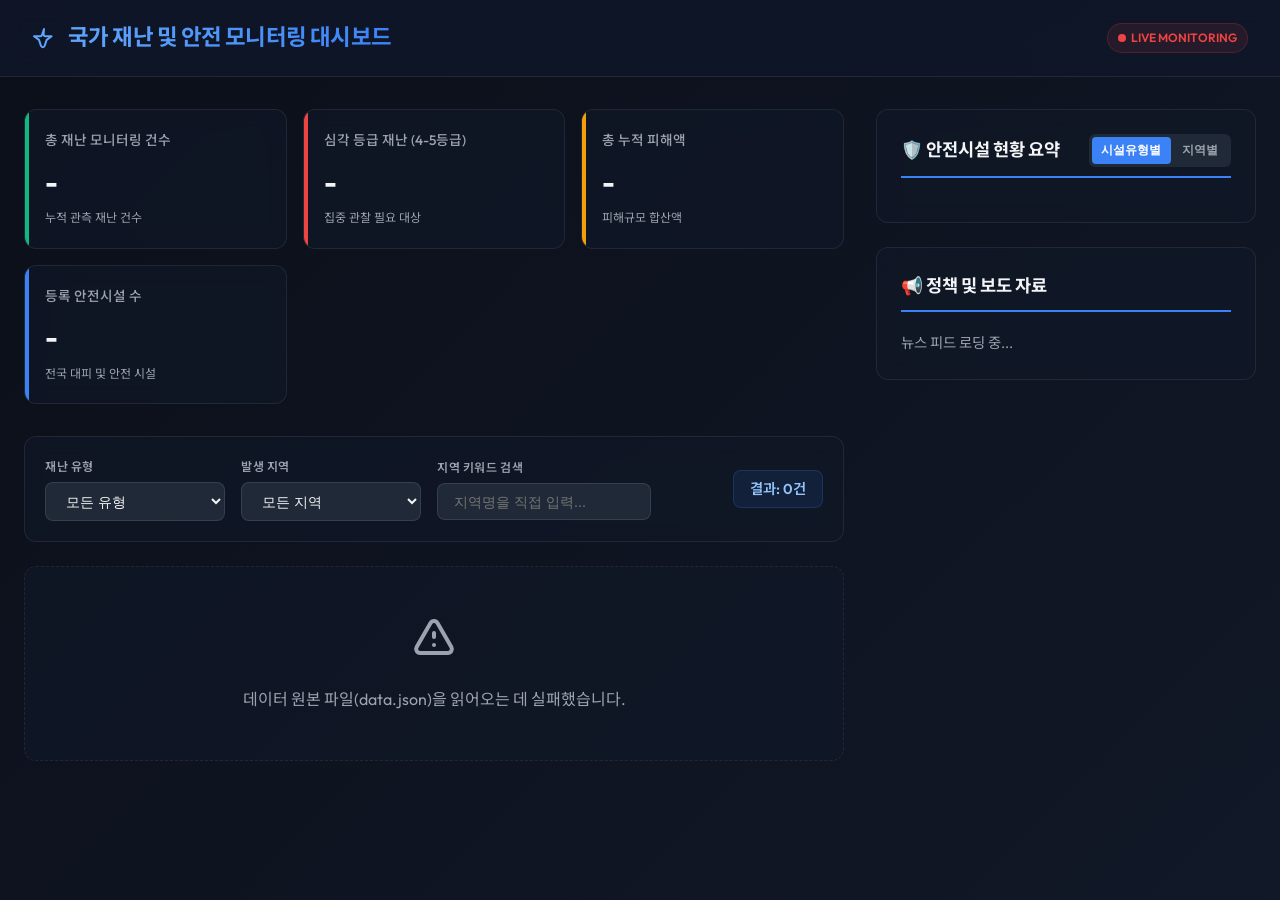
<file: index.html>
<!DOCTYPE html>
<html lang="ko">
<head>
    <meta charset="UTF-8">
    <meta name="viewport" content="width=device-width, initial-scale=1.0">
    <title>국가 재난 안전 모니터링 시스템</title>
    <!-- Premium Google Fonts -->
    <link rel="preconnect" href="https://fonts.googleapis.com">
    <link rel="preconnect" href="https://fonts.gstatic.com" crossorigin>
    <link href="https://fonts.googleapis.com/css2?family=Outfit:wght@300;400;500;600;700&family=Noto+Sans+KR:wght@300;400;500;700&display=swap" rel="stylesheet">
    <style>
        :root {
            --bg-gradient: linear-gradient(135deg, #0b0f19 0%, #111827 100%);
            --panel-bg: rgba(17, 24, 39, 0.7);
            --panel-border: rgba(255, 255, 255, 0.08);
            --text-primary: #f3f4f6;
            --text-secondary: #9ca3af;
            --primary: #3b82f6;
            --primary-glow: rgba(59, 130, 246, 0.35);
            --accent-warning: #f59e0b;
            --accent-danger: #ef4444;
            --accent-danger-glow: rgba(239, 68, 68, 0.25);
            --accent-success: #10b981;
        }

        * {
            box-sizing: border-box;
            margin: 0;
            padding: 0;
        }

        body {
            font-family: 'Outfit', 'Noto Sans KR', sans-serif;
            background: #090d16;
            background-image: var(--bg-gradient);
            color: var(--text-primary);
            min-height: 100vh;
            line-height: 1.6;
            padding-bottom: 3rem;
            overflow-x: hidden;
        }

        /* Scrollbar styling */
        ::-webkit-scrollbar {
            width: 8px;
        }
        ::-webkit-scrollbar-track {
            background: #0f172a;
        }
        ::-webkit-scrollbar-thumb {
            background: #334155;
            border-radius: 4px;
        }
        ::-webkit-scrollbar-thumb:hover {
            background: #475569;
        }

        header {
            background: rgba(15, 23, 42, 0.8);
            backdrop-filter: blur(12px);
            border-bottom: 1px solid var(--panel-border);
            padding: 1.25rem 2rem;
            display: flex;
            justify-content: space-between;
            align-items: center;
            position: sticky;
            top: 0;
            z-index: 100;
        }

        .header-title-container {
            display: flex;
            align-items: center;
            gap: 0.75rem;
        }

        .header-title-container h1 {
            font-size: 1.4rem;
            font-weight: 700;
            letter-spacing: -0.025em;
            background: linear-gradient(to right, #60a5fa, #3b82f6);
            -webkit-background-clip: text;
            -webkit-text-fill-color: transparent;
        }

        .live-indicator {
            display: flex;
            align-items: center;
            gap: 0.35rem;
            font-size: 0.75rem;
            font-weight: 600;
            color: var(--accent-danger);
            background: rgba(239, 68, 68, 0.1);
            padding: 0.25rem 0.6rem;
            border-radius: 9999px;
            border: 1px solid rgba(239, 68, 68, 0.2);
        }

        .live-dot {
            width: 8px;
            height: 8px;
            background-color: var(--accent-danger);
            border-radius: 50%;
            display: inline-block;
            animation: pulse 1.8s infinite;
        }

        @keyframes pulse {
            0% { transform: scale(0.9); opacity: 0.6; }
            50% { transform: scale(1.2); opacity: 1; box-shadow: 0 0 8px var(--accent-danger); }
            100% { transform: scale(0.9); opacity: 0.6; }
        }

        .container {
            max-width: 1400px;
            margin: 2rem auto;
            padding: 0 1.5rem;
            display: grid;
            grid-template-columns: 1fr 380px;
            gap: 2rem;
        }

        @media (max-width: 1024px) {
            .container {
                grid-template-columns: 1fr;
            }
        }

        /* Top Overview Summary Cards */
        .overview-grid {
            display: grid;
            grid-template-columns: repeat(auto-fit, minmax(220px, 1fr));
            gap: 1rem;
            margin-bottom: 2rem;
        }

        .overview-card {
            background: var(--panel-bg);
            backdrop-filter: blur(10px);
            border: 1px solid var(--panel-border);
            border-radius: 12px;
            padding: 1.25rem;
            display: flex;
            flex-direction: column;
            gap: 0.25rem;
            position: relative;
            overflow: hidden;
            transition: transform 0.2s, border-color 0.2s;
        }

        .overview-card:hover {
            transform: translateY(-2px);
            border-color: rgba(255, 255, 255, 0.15);
        }

        .overview-card::before {
            content: '';
            position: absolute;
            top: 0;
            left: 0;
            width: 4px;
            height: 100%;
            background: var(--primary);
        }

        .overview-card.warning::before { background: var(--accent-warning); }
        .overview-card.danger::before { background: var(--accent-danger); }
        .overview-card.success::before { background: var(--accent-success); }

        .overview-label {
            font-size: 0.85rem;
            color: var(--text-secondary);
            font-weight: 500;
        }

        .overview-val {
            font-size: 1.75rem;
            font-weight: 700;
            color: var(--text-primary);
            margin-top: 0.25rem;
        }

        .overview-sub {
            font-size: 0.75rem;
            color: var(--text-secondary);
        }

        /* Controls / Filter Panel */
        .controls-panel {
            background: var(--panel-bg);
            backdrop-filter: blur(10px);
            border: 1px solid var(--panel-border);
            border-radius: 12px;
            padding: 1.25rem;
            display: flex;
            flex-wrap: wrap;
            gap: 1rem;
            align-items: center;
            margin-bottom: 1.5rem;
        }

        .filter-group {
            display: flex;
            flex-direction: column;
            gap: 0.35rem;
        }

        .filter-group label {
            font-size: 0.75rem;
            font-weight: 600;
            color: var(--text-secondary);
            text-transform: uppercase;
            letter-spacing: 0.05em;
        }

        .controls-panel select, .controls-panel input {
            background: #1f2937;
            border: 1px solid rgba(255, 255, 255, 0.1);
            color: var(--text-primary);
            padding: 0.6rem 1rem;
            border-radius: 8px;
            font-size: 0.9rem;
            outline: none;
            min-width: 180px;
            transition: border-color 0.2s, box-shadow 0.2s;
        }

        .controls-panel select:focus, .controls-panel input:focus {
            border-color: var(--primary);
            box-shadow: 0 0 0 2px var(--primary-glow);
        }

        .result-count {
            margin-left: auto;
            background: rgba(59, 130, 246, 0.1);
            border: 1px solid rgba(59, 130, 246, 0.2);
            color: #93c5fd;
            padding: 0.4rem 1rem;
            border-radius: 8px;
            font-size: 0.9rem;
            font-weight: 600;
        }

        /* Cards Grid */
        .cards-grid {
            display: grid;
            grid-template-columns: repeat(auto-fill, minmax(320px, 1fr));
            gap: 1.25rem;
        }

        .card {
            background: var(--panel-bg);
            backdrop-filter: blur(10px);
            border: 1px solid var(--panel-border);
            border-radius: 12px;
            padding: 1.5rem;
            display: flex;
            flex-direction: column;
            justify-content: space-between;
            gap: 1.25rem;
            position: relative;
            transition: transform 0.25s cubic-bezier(0.4, 0, 0.2, 1), border-color 0.25s, box-shadow 0.25s;
        }

        .card:hover {
            transform: translateY(-4px);
            border-color: rgba(255, 255, 255, 0.15);
            box-shadow: 0 10px 20px rgba(0, 0, 0, 0.3);
        }

        /* Highlight classes */
        .card.high-damage {
            border-color: rgba(239, 68, 68, 0.4);
            box-shadow: 0 0 15px var(--accent-danger-glow);
        }

        .card.high-damage::after {
            content: '⚠️ 대규모 피해';
            position: absolute;
            top: -10px;
            right: 15px;
            background: var(--accent-danger);
            color: white;
            font-size: 0.7rem;
            font-weight: 700;
            padding: 0.2rem 0.6rem;
            border-radius: 4px;
            box-shadow: 0 2px 4px rgba(0, 0, 0, 0.2);
        }

        .card-header {
            display: flex;
            justify-content: space-between;
            align-items: flex-start;
        }

        .card-title-sec {
            display: flex;
            flex-direction: column;
            gap: 0.25rem;
        }

        .disaster-badge {
            padding: 0.3rem 0.65rem;
            border-radius: 6px;
            font-size: 0.8rem;
            font-weight: 700;
            text-align: center;
            width: fit-content;
        }

        /* Type specific badge colors */
        .badge-산사태 { background: rgba(217, 119, 6, 0.15); color: #fbbf24; border: 1px solid rgba(217, 119, 6, 0.3); }
        .badge-한파 { background: rgba(96, 165, 250, 0.15); color: #93c5fd; border: 1px solid rgba(96, 165, 250, 0.3); }
        .badge-폭염 { background: rgba(244, 63, 94, 0.15); color: #fda4af; border: 1px solid rgba(244, 63, 94, 0.3); }
        .badge-태풍 { background: rgba(59, 130, 246, 0.15); color: #60a5fa; border: 1px solid rgba(59, 130, 246, 0.3); }
        .badge-홍수 { background: rgba(20, 184, 166, 0.15); color: #2dd4bf; border: 1px solid rgba(20, 184, 166, 0.3); }
        .badge-화재 { background: rgba(239, 68, 68, 0.15); color: #fca5a5; border: 1px solid rgba(239, 68, 68, 0.3); }
        .badge-지진 { background: rgba(249, 115, 22, 0.15); color: #fdba74; border: 1px solid rgba(249, 115, 22, 0.3); }
        .badge-폭설 { background: rgba(6, 182, 212, 0.15); color: #67e8f9; border: 1px solid rgba(6, 182, 212, 0.3); }

        .scale-badge {
            font-size: 0.75rem;
            font-weight: 600;
            background: rgba(255, 255, 255, 0.08);
            border: 1px solid rgba(255, 255, 255, 0.15);
            padding: 0.25rem 0.5rem;
            border-radius: 4px;
        }

        .scale-badge.severe {
            background: rgba(239, 68, 68, 0.1);
            color: #ef4444;
            border-color: rgba(239, 68, 68, 0.3);
        }

        .card-details {
            display: flex;
            flex-direction: column;
            gap: 0.6rem;
        }

        .detail-row {
            display: flex;
            justify-content: space-between;
            font-size: 0.9rem;
            border-bottom: 1px dashed rgba(255, 255, 255, 0.04);
            padding-bottom: 0.4rem;
        }

        .detail-row:last-child {
            border-bottom: none;
            padding-bottom: 0;
        }

        .detail-label {
            color: var(--text-secondary);
            font-weight: 500;
        }

        .detail-val {
            color: var(--text-primary);
            font-weight: 600;
        }

        .val-danger {
            color: #fca5a5;
        }

        .card-footer {
            display: flex;
            justify-content: space-between;
            align-items: center;
            font-size: 0.8rem;
            color: var(--text-secondary);
            background: rgba(255, 255, 255, 0.02);
            padding: 0.5rem 0.75rem;
            border-radius: 6px;
            margin-top: 0.5rem;
        }

        /* Sidebar Panels */
        .sidebar {
            display: flex;
            flex-direction: column;
            gap: 1.5rem;
        }

        .sidebar-panel {
            background: var(--panel-bg);
            backdrop-filter: blur(10px);
            border: 1px solid var(--panel-border);
            border-radius: 12px;
            padding: 1.5rem;
        }

        .sidebar-panel h2 {
            font-size: 1.1rem;
            font-weight: 700;
            margin-bottom: 1.25rem;
            padding-bottom: 0.6rem;
            border-bottom: 2px solid var(--primary);
            display: flex;
            justify-content: space-between;
            align-items: center;
        }

        .tab-btn-group {
            display: flex;
            background: #1f2937;
            padding: 0.2rem;
            border-radius: 6px;
            gap: 0.1rem;
        }

        .tab-btn {
            background: transparent;
            border: none;
            color: var(--text-secondary);
            padding: 0.3rem 0.6rem;
            font-size: 0.75rem;
            font-weight: 600;
            border-radius: 4px;
            cursor: pointer;
            transition: background 0.2s, color 0.2s;
        }

        .tab-btn.active {
            background: var(--primary);
            color: white;
        }

        /* Progress list for Facility summary */
        .stat-list {
            display: flex;
            flex-direction: column;
            gap: 0.85rem;
            max-height: 380px;
            overflow-y: auto;
            padding-right: 0.25rem;
        }

        .stat-item {
            display: flex;
            flex-direction: column;
            gap: 0.35rem;
        }

        .stat-info {
            display: flex;
            justify-content: space-between;
            font-size: 0.85rem;
        }

        .stat-name {
            font-weight: 500;
            color: var(--text-primary);
        }

        .stat-count {
            color: var(--text-secondary);
            font-weight: 600;
        }

        .stat-progress-bar {
            height: 6px;
            background: #1f2937;
            border-radius: 3px;
            overflow: hidden;
        }

        .stat-progress-fill {
            height: 100%;
            background: linear-gradient(to right, #3b82f6, #60a5fa);
            border-radius: 3px;
            width: 0%;
            transition: width 0.6s cubic-bezier(0.4, 0, 0.2, 1);
        }

        /* RSS list */
        .rss-list {
            display: flex;
            flex-direction: column;
            gap: 1rem;
        }

        .rss-item {
            display: flex;
            flex-direction: column;
            gap: 0.25rem;
            border-bottom: 1px solid rgba(255, 255, 255, 0.05);
            padding-bottom: 0.85rem;
        }

        .rss-item:last-child {
            border-bottom: none;
            padding-bottom: 0;
        }

        .rss-title {
            text-decoration: none;
            color: #d1d5db;
            font-size: 0.9rem;
            font-weight: 500;
            line-height: 1.4;
            display: -webkit-box;
            -webkit-line-clamp: 2;
            -webkit-box-orient: vertical;
            overflow: hidden;
            transition: color 0.2s;
        }

        .rss-title:hover {
            color: var(--primary);
        }

        .rss-meta {
            display: flex;
            justify-content: space-between;
            font-size: 0.75rem;
            color: var(--text-secondary);
        }

        /* No results design */
        .no-results {
            grid-column: 1 / -1;
            background: var(--panel-bg);
            border: 1px dashed var(--panel-border);
            border-radius: 12px;
            padding: 3rem;
            text-align: center;
            color: var(--text-secondary);
        }

        .no-results svg {
            width: 48px;
            height: 48px;
            margin-bottom: 1rem;
            stroke: var(--text-secondary);
        }
    </style>
</head>
<body>

    <header>
        <div class="header-title-container">
            <svg width="24" height="24" viewBox="0 0 24 24" fill="none" stroke="#60a5fa" stroke-width="2" stroke-linecap="round" stroke-linejoin="round">
                <path d="m12 3-1.912 5.886A2 2 0 0 1 8.188 10.25H2l5 3.63 1.913 5.887a2 2 0 0 0 3.8 0L14.625 13.88l5-3.63h-6.188a2 2 0 0 1-1.9-1.364L12 3Z"/>
            </svg>
            <h1>국가 재난 및 안전 모니터링 대시보드</h1>
        </div>
        <div class="live-indicator">
            <span class="live-dot"></span>
            LIVE MONITORING
        </div>
    </header>

    <div class="container">
        <!-- Main Content Area (Left) - Disaster Events cards and filters -->
        <div class="main-panel">
            
            <!-- Quick Overview Widget Block -->
            <div class="overview-grid">
                <div class="overview-card success">
                    <span class="overview-label">총 재난 모니터링 건수</span>
                    <span class="overview-val" id="statTotalDisaster">-</span>
                    <span class="overview-sub">누적 관측 재난 건수</span>
                </div>
                <div class="overview-card danger">
                    <span class="overview-label">심각 등급 재난 (4-5등급)</span>
                    <span class="overview-val" id="statSevereDisaster">-</span>
                    <span class="overview-sub">집중 관찰 필요 대상</span>
                </div>
                <div class="overview-card warning">
                    <span class="overview-label">총 누적 피해액</span>
                    <span class="overview-val" id="statTotalDamage">-</span>
                    <span class="overview-sub">피해규모 합산액</span>
                </div>
                <div class="overview-card">
                    <span class="overview-label">등록 안전시설 수</span>
                    <span class="overview-val" id="statTotalFacility">-</span>
                    <span class="overview-sub">전국 대피 및 안전 시설</span>
                </div>
            </div>

            <!-- Controls Panel -->
            <div class="controls-panel">
                <div class="filter-group">
                    <label for="typeFilter">재난 유형</label>
                    <select id="typeFilter">
                        <option value="">모든 유형</option>
                    </select>
                </div>
                <div class="filter-group">
                    <label for="regionFilter">발생 지역</label>
                    <select id="regionFilter">
                        <option value="">모든 지역</option>
                    </select>
                </div>
                <div class="filter-group">
                    <label for="searchQuery">지역 키워드 검색</label>
                    <input type="text" id="searchQuery" placeholder="지역명을 직접 입력..." />
                </div>
                <div class="result-count" id="resultCount">결과: 0건</div>
            </div>

            <!-- Cards Container -->
            <div class="cards-grid" id="cardContainer">
                <div class="no-results">데이터 로딩 중...</div>
            </div>

        </div>

        <!-- Sidebar Area (Right) - Safety facility stats and RSS feed -->
        <div class="sidebar">
            
            <!-- Safety Facility Summary Widget -->
            <div class="sidebar-panel">
                <h2>
                    <span>🛡️ 안전시설 현황 요약</span>
                    <div class="tab-btn-group">
                        <button class="tab-btn active" onclick="switchFacilityTab('type')">시설유형별</button>
                        <button class="tab-btn" onclick="switchFacilityTab('region')">지역별</button>
                    </div>
                </h2>
                <div class="stat-list" id="facilitySummaryContainer">
                    <!-- Progress list rendered here -->
                </div>
            </div>

            <!-- RSS News Policy Widget -->
            <div class="sidebar-panel">
                <h2>📢 정책 및 보도 자료</h2>
                <div class="rss-list" id="rssContainer">
                    <div style="font-size: 0.9rem; color: var(--text-secondary);">뉴스 피드 로딩 중...</div>
                </div>
            </div>

        </div>
    </div>

    <script>
        // Core state
        let allData = { disasters: [], facilities: [] };
        let currentFacilityTab = 'type'; // 'type' | 'region'

        // Initialize application
        async function init() {
            try {
                // Fetch consolidated data
                const response = await fetch('data.json');
                allData = await response.json();
                
                // Set overview metrics
                calculateOverviewMetrics();
                
                // Populate filter dropdown choices
                populateDropdowns();
                
                // Render initial disaster cards
                renderDisasterCards(allData.disasters);
                
                // Render initial facility summary
                renderFacilitySummary();

                // Load RSS feeds
                loadRSSFeed();
                
                // Bind event listeners for real-time filter action
                document.getElementById('typeFilter').addEventListener('change', performFiltering);
                document.getElementById('regionFilter').addEventListener('change', performFiltering);
                document.getElementById('searchQuery').addEventListener('input', performFiltering);

            } catch (error) {
                console.error("Error loading data source:", error);
                document.getElementById('cardContainer').innerHTML = `
                    <div class="no-results">
                        <svg fill="none" viewBox="0 0 24 24" stroke="currentColor">
                            <path stroke-linecap="round" stroke-linejoin="round" stroke-width="2" d="M12 9v2m0 4h.01m-6.938 4h13.856c1.54 0 2.502-1.667 1.732-3L13.732 4c-.77-1.333-2.694-1.333-3.464 0L3.34 16c-.77 1.333.192 3 1.732 3z"/>
                        </svg>
                        <p>데이터 원본 파일(data.json)을 읽어오는 데 실패했습니다.</p>
                    </div>
                `;
            }
        }

        // Helper to format currency/costs beautifully in Korean units
        function formatDamageCost(manwon) {
            if (manwon === null || manwon === undefined || manwon === '') return "정보 없음";
            const val = parseFloat(manwon);
            if (val >= 10000) {
                const eok = Math.floor(val / 10000);
                const remain = Math.round(val % 10000);
                return `${eok}억 ${remain > 0 ? remain.toLocaleString() + '만' : ''}원`;
            }
            return `${val.toLocaleString()}만원`;
        }

        // Calculate and set top summary dashboard counts
        function calculateOverviewMetrics() {
            const disasters = allData.disasters;
            const facilities = allData.facilities;

            document.getElementById('statTotalDisaster').textContent = `${disasters.length}건`;
            document.getElementById('statTotalFacility').textContent = `${facilities.length}개`;

            // Calculate severe occurrences (Grade 4 or 5)
            const severeCount = disasters.filter(item => item.규모등급 >= 4).length;
            document.getElementById('statSevereDisaster').textContent = `${severeCount}건`;

            // Calculate total damage
            let sumDamage = 0;
            disasters.forEach(item => {
                if (item.피해금액_만원) {
                    sumDamage += parseFloat(item.피해금액_만원);
                }
            });
            document.getElementById('statTotalDamage').textContent = formatDamageCost(sumDamage);
        }

        // Populate filter options dynamically based on the dataset values
        function populateDropdowns() {
            const typeSelect = document.getElementById('typeFilter');
            const regionSelect = document.getElementById('regionFilter');

            // Unique values
            const types = [...new Set(allData.disasters.map(d => d.재난유형))].filter(Boolean).sort();
            const regions = [...new Set(allData.disasters.map(d => d.발생지역))].filter(Boolean).sort();

            types.forEach(type => {
                const opt = document.createElement('option');
                opt.value = type;
                opt.textContent = type;
                typeSelect.appendChild(opt);
            });

            regions.forEach(reg => {
                const opt = document.createElement('option');
                opt.value = reg;
                opt.textContent = reg;
                regionSelect.appendChild(opt);
            });
        }

        // Render the filtered disasters list in card style format
        function renderDisasterCards(disasters) {
            const container = document.getElementById('cardContainer');
            const countDisplay = document.getElementById('resultCount');

            container.innerHTML = '';
            countDisplay.textContent = `결과: ${disasters.length}건`;

            if (disasters.length === 0) {
                container.innerHTML = `
                    <div class="no-results">
                        <svg fill="none" viewBox="0 0 24 24" stroke="currentColor">
                            <path stroke-linecap="round" stroke-linejoin="round" stroke-width="2" d="M21 21l-6-6m2-5a7 7 0 11-14 0 7 7 0 0114 0z"/>
                        </svg>
                        <p>선택하신 조건에 부합하는 재난 발생 건이 존재하지 않습니다.</p>
                    </div>
                `;
                return;
            }

            disasters.forEach(item => {
                const card = document.createElement('div');
                card.className = 'card';

                // Highlight large damage (>= 3억원)
                const damageVal = parseFloat(item.피해금액_만원);
                if (damageVal >= 30000.0) {
                    card.classList.add('high-damage');
                }

                const isSevere = item.규모등급 >= 4;

                card.innerHTML = `
                    <div class="card-header">
                        <div class="card-title-sec">
                            <span class="disaster-badge badge-${item.재난유형}">${item.재난유형}</span>
                        </div>
                        <span class="scale-badge ${isSevere ? 'severe' : ''}">
                            ${isSevere ? '🔥 ' : ''}규모 등급 ${item.규모등급}
                        </span>
                    </div>
                    <div class="card-details">
                        <div class="detail-row">
                            <span class="detail-label">발생 일자</span>
                            <span class="detail-val">${item.발생일자}</span>
                        </div>
                        <div class="detail-row">
                            <span class="detail-label">발생 지역</span>
                            <span class="detail-val">${item.발생지역}</span>
                        </div>
                        <div class="detail-row">
                            <span class="detail-label">피해 금액</span>
                            <span class="detail-val ${damageVal >= 30000 ? 'val-danger' : ''}">${formatDamageCost(item.피해금액_만원)}</span>
                        </div>
                    </div>
                    <div class="card-footer">
                        <span>복구 기간: ${item.복구기간_일 ? item.복구기간_일 + '일' : '정보 없음'}</span>
                        <span style="font-weight: 700; color: ${item.인명피해여부 === 'Y' ? '#ef4444' : '#10b981'}">
                            ${item.인명피해여부 === 'Y' ? '⚠️ 인명피해 있음' : '✓ 인명피해 없음'}
                        </span>
                    </div>
                `;
                container.appendChild(card);
            });
        }

        // Toggle Sidebar Tab
        function switchFacilityTab(tab) {
            currentFacilityTab = tab;
            document.querySelectorAll('.tab-btn').forEach(btn => btn.classList.remove('active'));
            event.target.classList.add('active');
            renderFacilitySummary();
        }

        // Calculate and Render Facility Stats
        function renderFacilitySummary() {
            const container = document.getElementById('facilitySummaryContainer');
            container.innerHTML = '';

            const facilities = allData.facilities;
            if (!facilities || facilities.length === 0) {
                container.innerHTML = '<div>안전시설 데이터가 없습니다.</div>';
                return;
            }

            const total = facilities.length;
            const summaryMap = {};

            if (currentFacilityTab === 'type') {
                // Aggregate by type
                facilities.forEach(f => {
                    summaryMap[f.시설유형] = (summaryMap[f.시설유형] || 0) + 1;
                });
            } else {
                // Aggregate by region
                facilities.forEach(f => {
                    summaryMap[f.지역] = (summaryMap[f.지역] || 0) + 1;
                });
            }

            // Convert to array and sort by count descending
            const sortedStats = Object.entries(summaryMap).sort((a, b) => b[1] - a[1]);

            sortedStats.forEach(([name, count]) => {
                const percentage = ((count / total) * 100).toFixed(1);
                const item = document.createElement('div');
                item.className = 'stat-item';
                item.innerHTML = `
                    <div class="stat-info">
                        <span class="stat-name">${name}</span>
                        <span class="stat-count">${count}개 (${percentage}%)</span>
                    </div>
                    <div class="stat-progress-bar">
                        <div class="stat-progress-fill" style="width: 0%"></div>
                    </div>
                `;
                container.appendChild(item);

                // Animate progress bar fill after injection
                setTimeout(() => {
                    const fill = item.querySelector('.stat-progress-fill');
                    if (fill) fill.style.width = `${percentage}%`;
                }, 50);
            });
        }

        // Perform real-time filtering based on options chosen
        function performFiltering() {
            const typeVal = document.getElementById('typeFilter').value;
            const regionVal = document.getElementById('regionFilter').value;
            const queryVal = document.getElementById('searchQuery').value.trim().toLowerCase();

            const filtered = allData.disasters.filter(item => {
                const matchType = typeVal === '' || item.재난유형 === typeVal;
                const matchRegion = regionVal === '' || item.발생지역 === regionVal;
                
                const matchSearch = queryVal === '' || 
                    (item.발생지역 && item.발생지역.toLowerCase().includes(queryVal)) ||
                    (item.재난유형 && item.재난유형.toLowerCase().includes(queryVal));

                return matchType && matchRegion && matchSearch;
            });

            renderDisasterCards(filtered);
        }

        // Fetch RSS policies from korea.kr RSS feed (Ministry of the Interior and Safety)
        async function loadRSSFeed() {
            const rssUrl = 'https://www.korea.kr/rss/dept_mois.xml';
            const apiUrl = `https://api.rss2json.com/v1/api.json?rss_url=${encodeURIComponent(rssUrl)}`;
            const container = document.getElementById('rssContainer');

            // Fallback content in case CORS proxy fails or runs offline
            const fallbackNews = [
                {
                    title: "행정안전부, 풍수해 감지 정보 고도화를 통한 주민 사전 대피체계 마련",
                    link: "https://www.korea.kr/news/policyNewsView.do?newsId=148931123",
                    pubDate: new Date().toLocaleDateString(),
                    author: "행정안전부"
                },
                {
                    title: "기후위기 극복을 위한 재난관리체계 전면 개편... 예산 전격 투입",
                    link: "https://www.korea.kr/news/policyNewsView.do?newsId=148930456",
                    pubDate: new Date(Date.now() - 86400000).toLocaleDateString(),
                    author: "행정안전부"
                },
                {
                    title: "전국 안전대피시설(대피소 및 대피센터) 정밀 소방 안전검점 실시",
                    link: "https://www.korea.kr/news/policyNewsView.do?newsId=148929988",
                    pubDate: new Date(Date.now() - 172800000).toLocaleDateString(),
                    author: "소방청"
                },
                {
                    title: "폭염·한파 취약 차상위계층 집중 안전망 구축 보도자료",
                    link: "https://www.korea.kr/news/policyNewsView.do?newsId=148928789",
                    pubDate: new Date(Date.now() - 259200000).toLocaleDateString(),
                    author: "행정안전부"
                },
                {
                    title: "디지털 트윈 기술 활용 재난안전 지진 대피 가상시뮬레이션 도입",
                    link: "https://www.korea.kr/news/policyNewsView.do?newsId=148927511",
                    pubDate: new Date(Date.now() - 345600000).toLocaleDateString(),
                    author: "한국지능정보사회진흥원"
                }
            ];

            try {
                const response = await fetch(apiUrl);
                const data = await response.json();
                
                if (data.status === 'ok') {
                    container.innerHTML = '';
                    const items = data.items.slice(0, 5);
                    
                    items.forEach(item => {
                        const date = new Date(item.pubDate).toLocaleDateString();
                        const author = item.author || "행정안전부";
                        
                        container.innerHTML += `
                            <div class="rss-item">
                                <a href="${item.link}" class="rss-title" target="_blank" title="${item.title}">${item.title}</a>
                                <div class="rss-meta">
                                    <span>${author}</span>
                                    <span>${date}</span>
                                </div>
                            </div>
                        `;
                    });
                } else {
                    renderFallbackNews(container, fallbackNews);
                }
            } catch (error) {
                console.error("RSS fetch failed, rendering fallback policies:", error);
                renderFallbackNews(container, fallbackNews);
            }
        }

        function renderFallbackNews(container, newsItems) {
            container.innerHTML = '';
            newsItems.forEach(item => {
                container.innerHTML += `
                    <div class="rss-item">
                        <a href="${item.link}" class="rss-title" target="_blank" title="${item.title}">${item.title}</a>
                        <div class="rss-meta">
                            <span>${item.author}</span>
                            <span>${item.pubDate}</span>
                        </div>
                    </div>
                `;
            });
        }

        // Initialize on load
        init();
    </script>
</body>
</html>
</file>
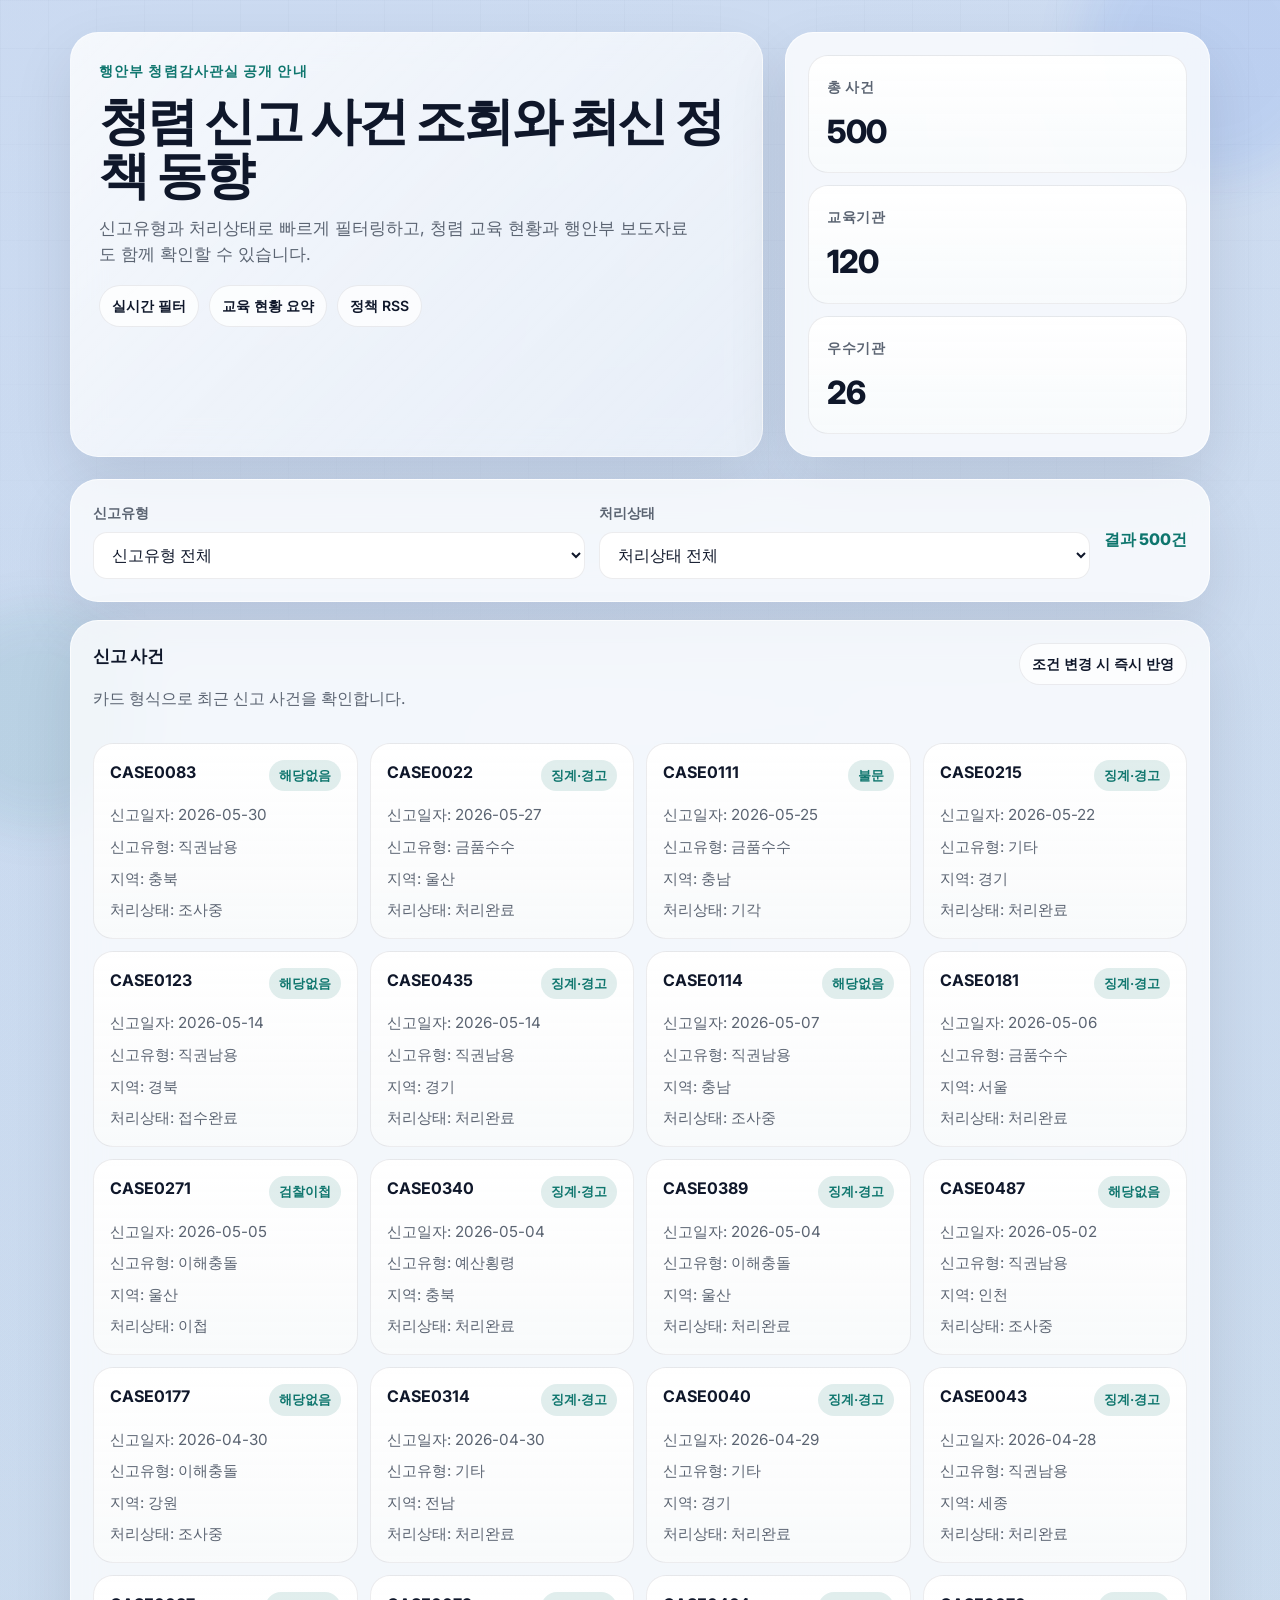
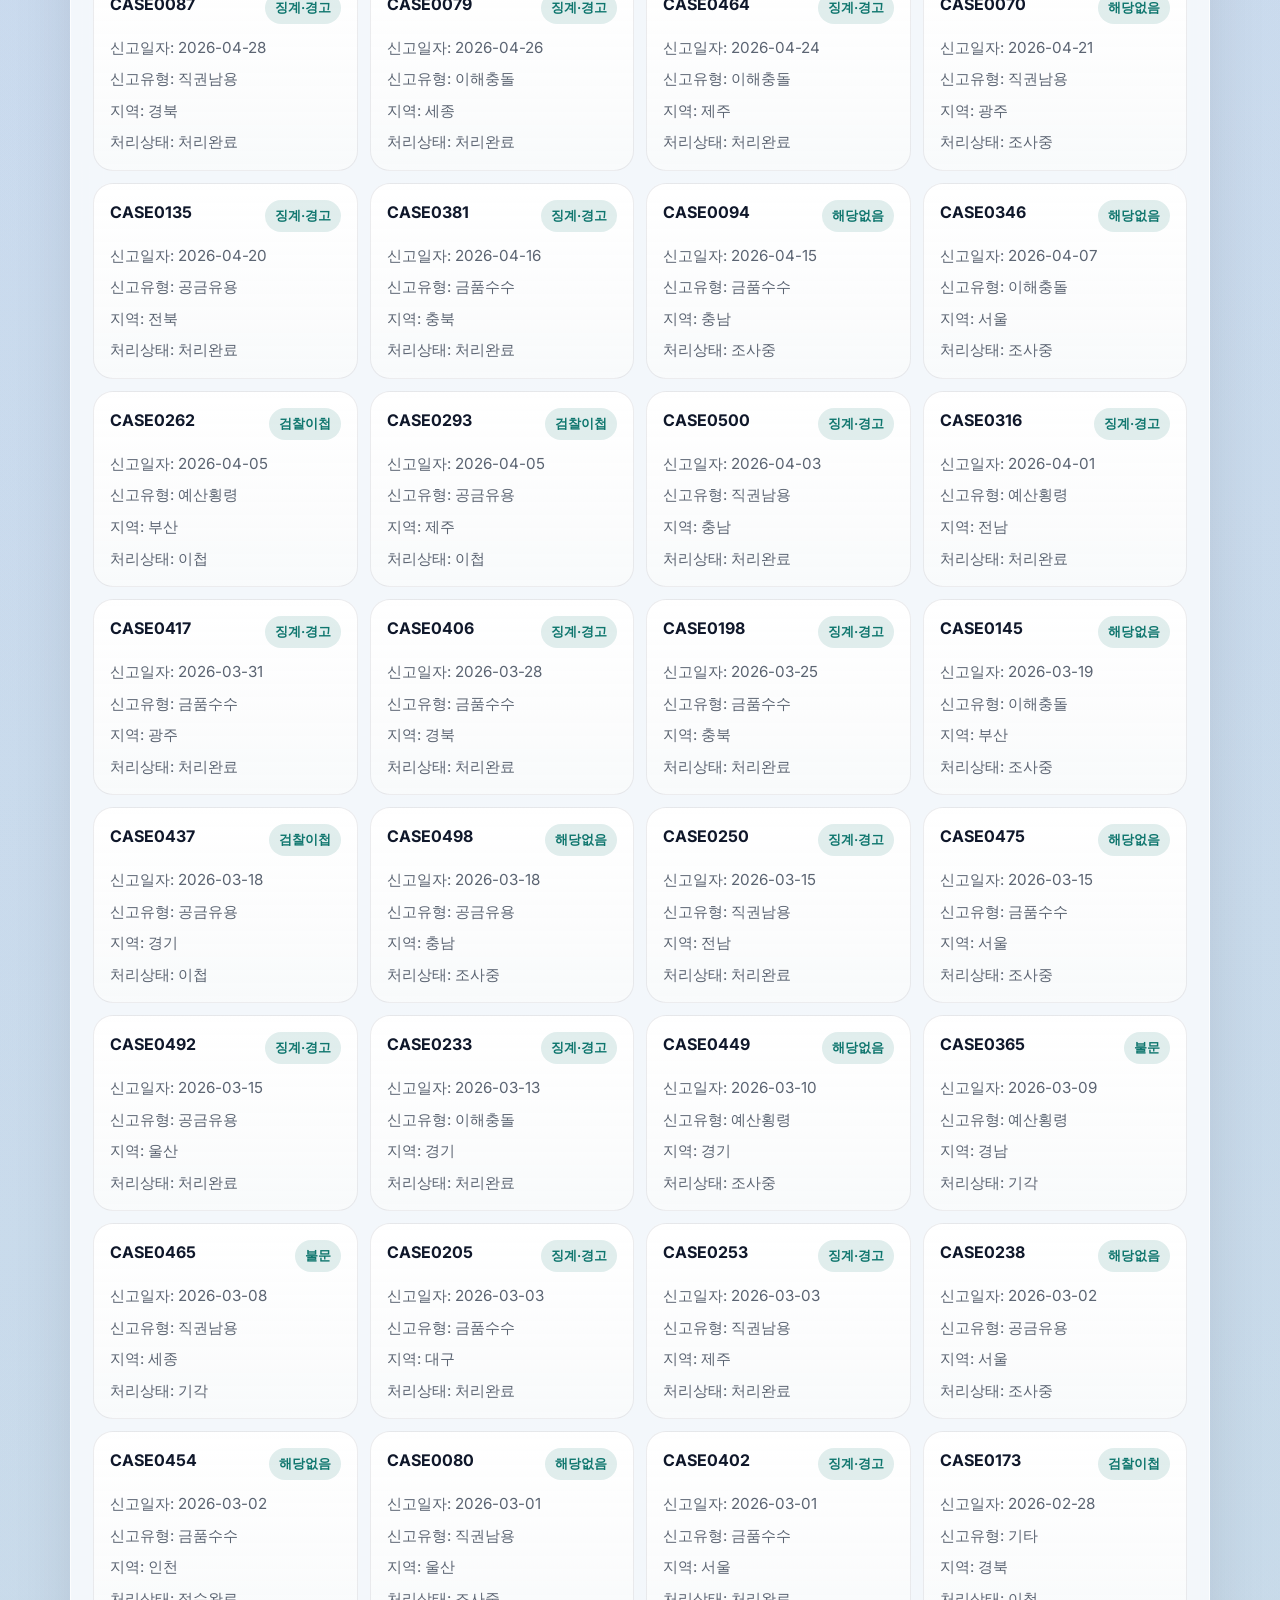
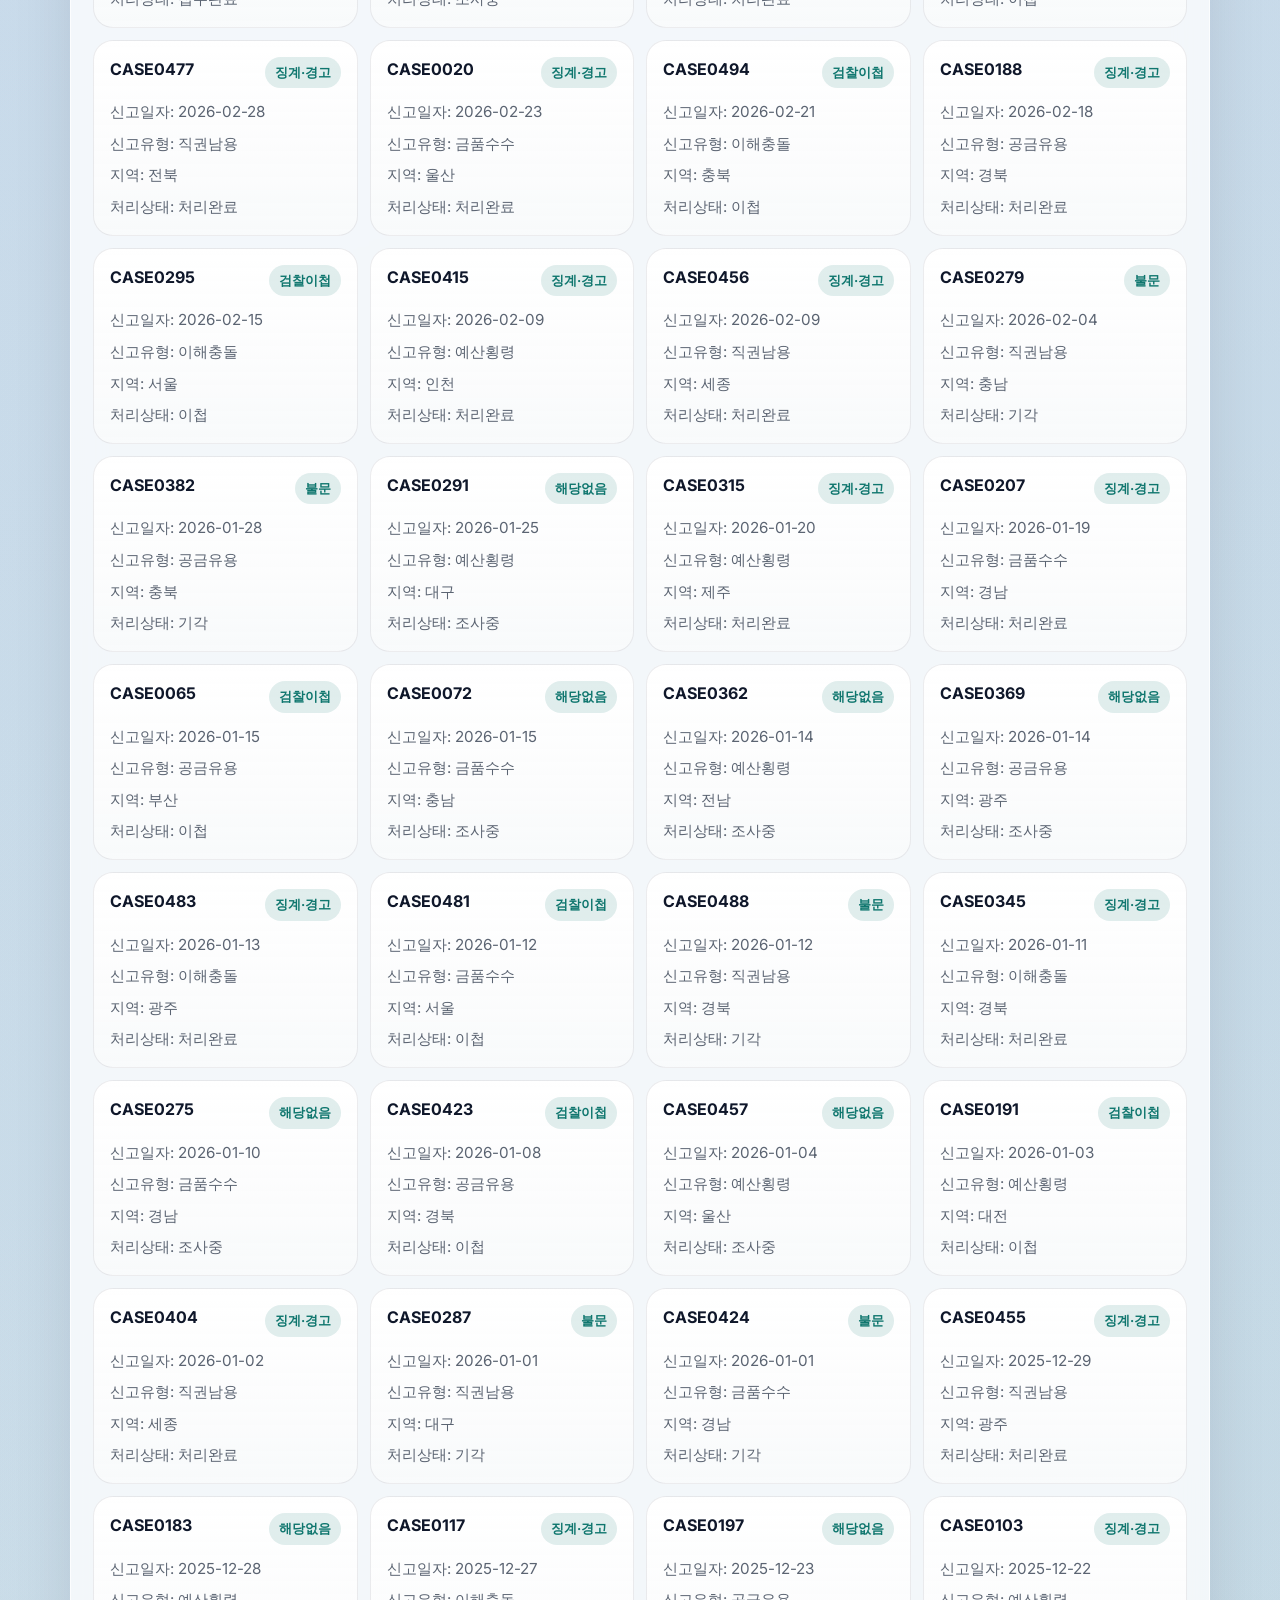
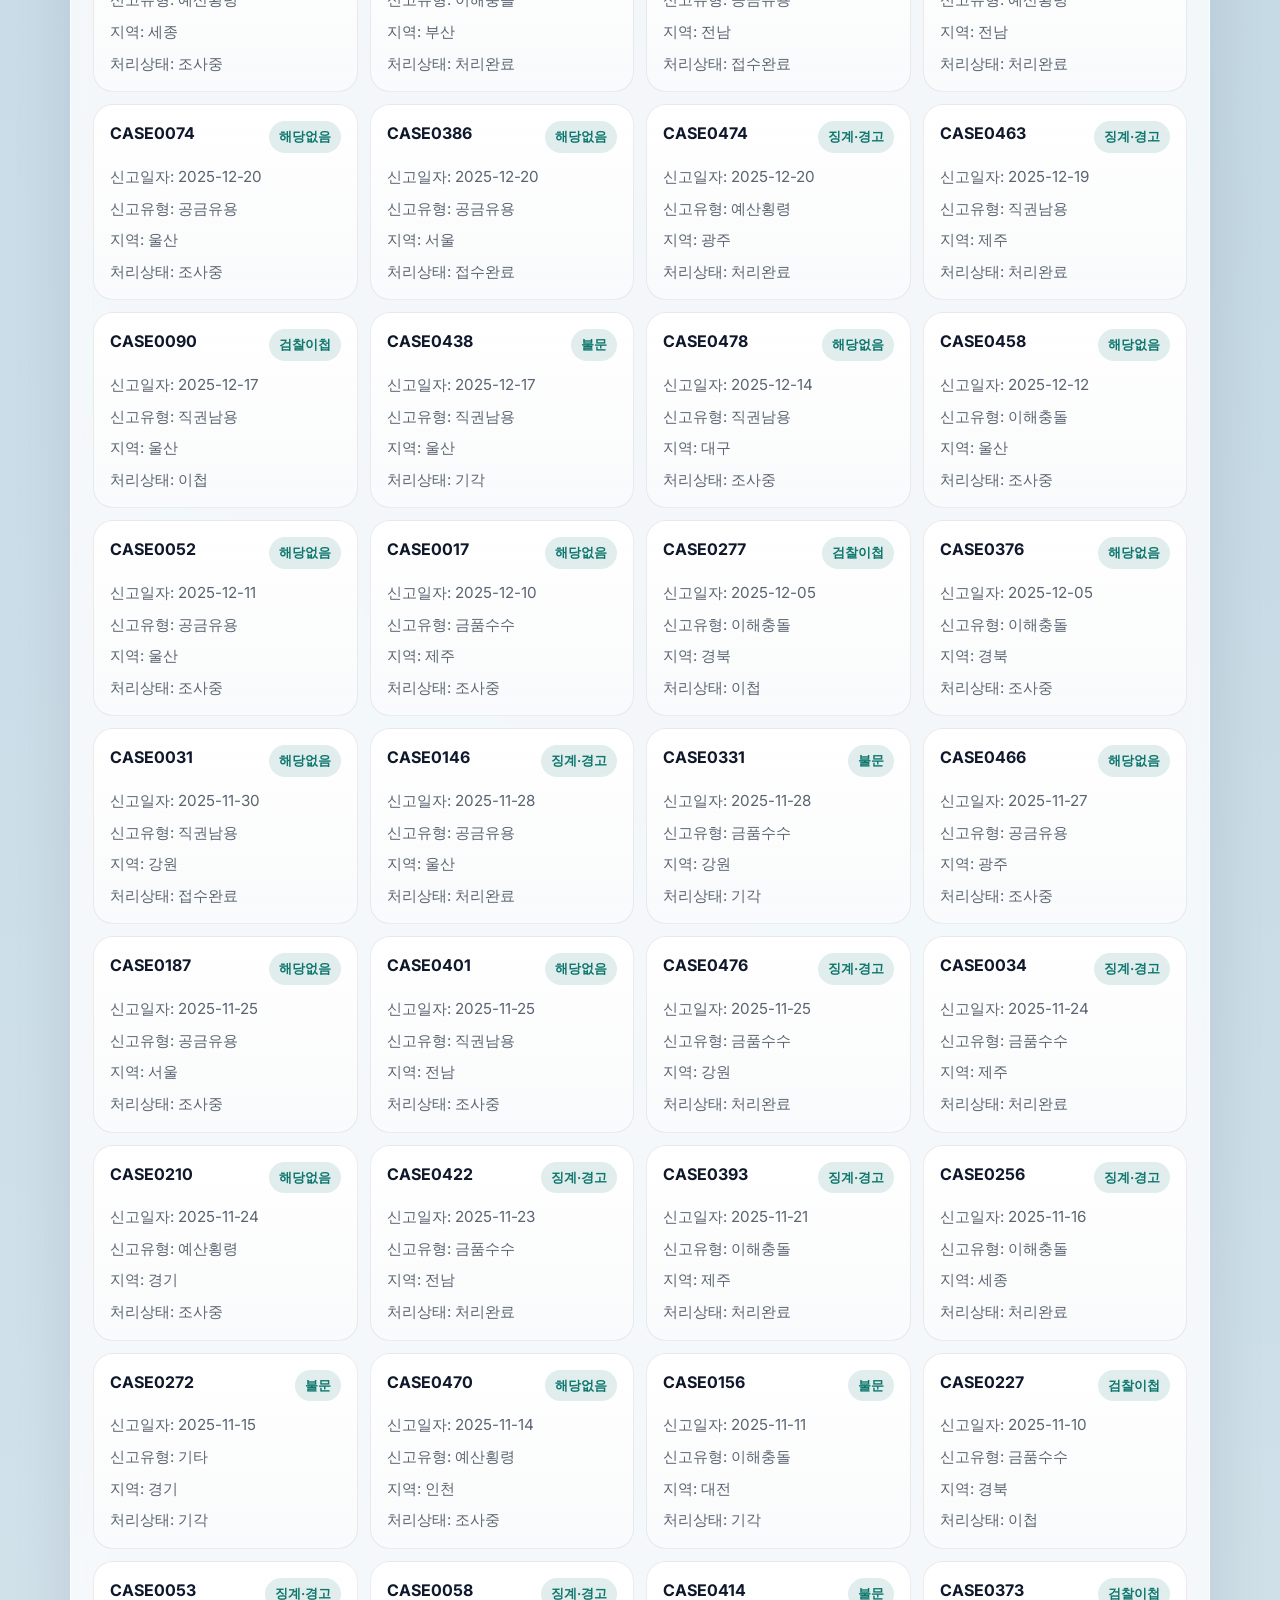
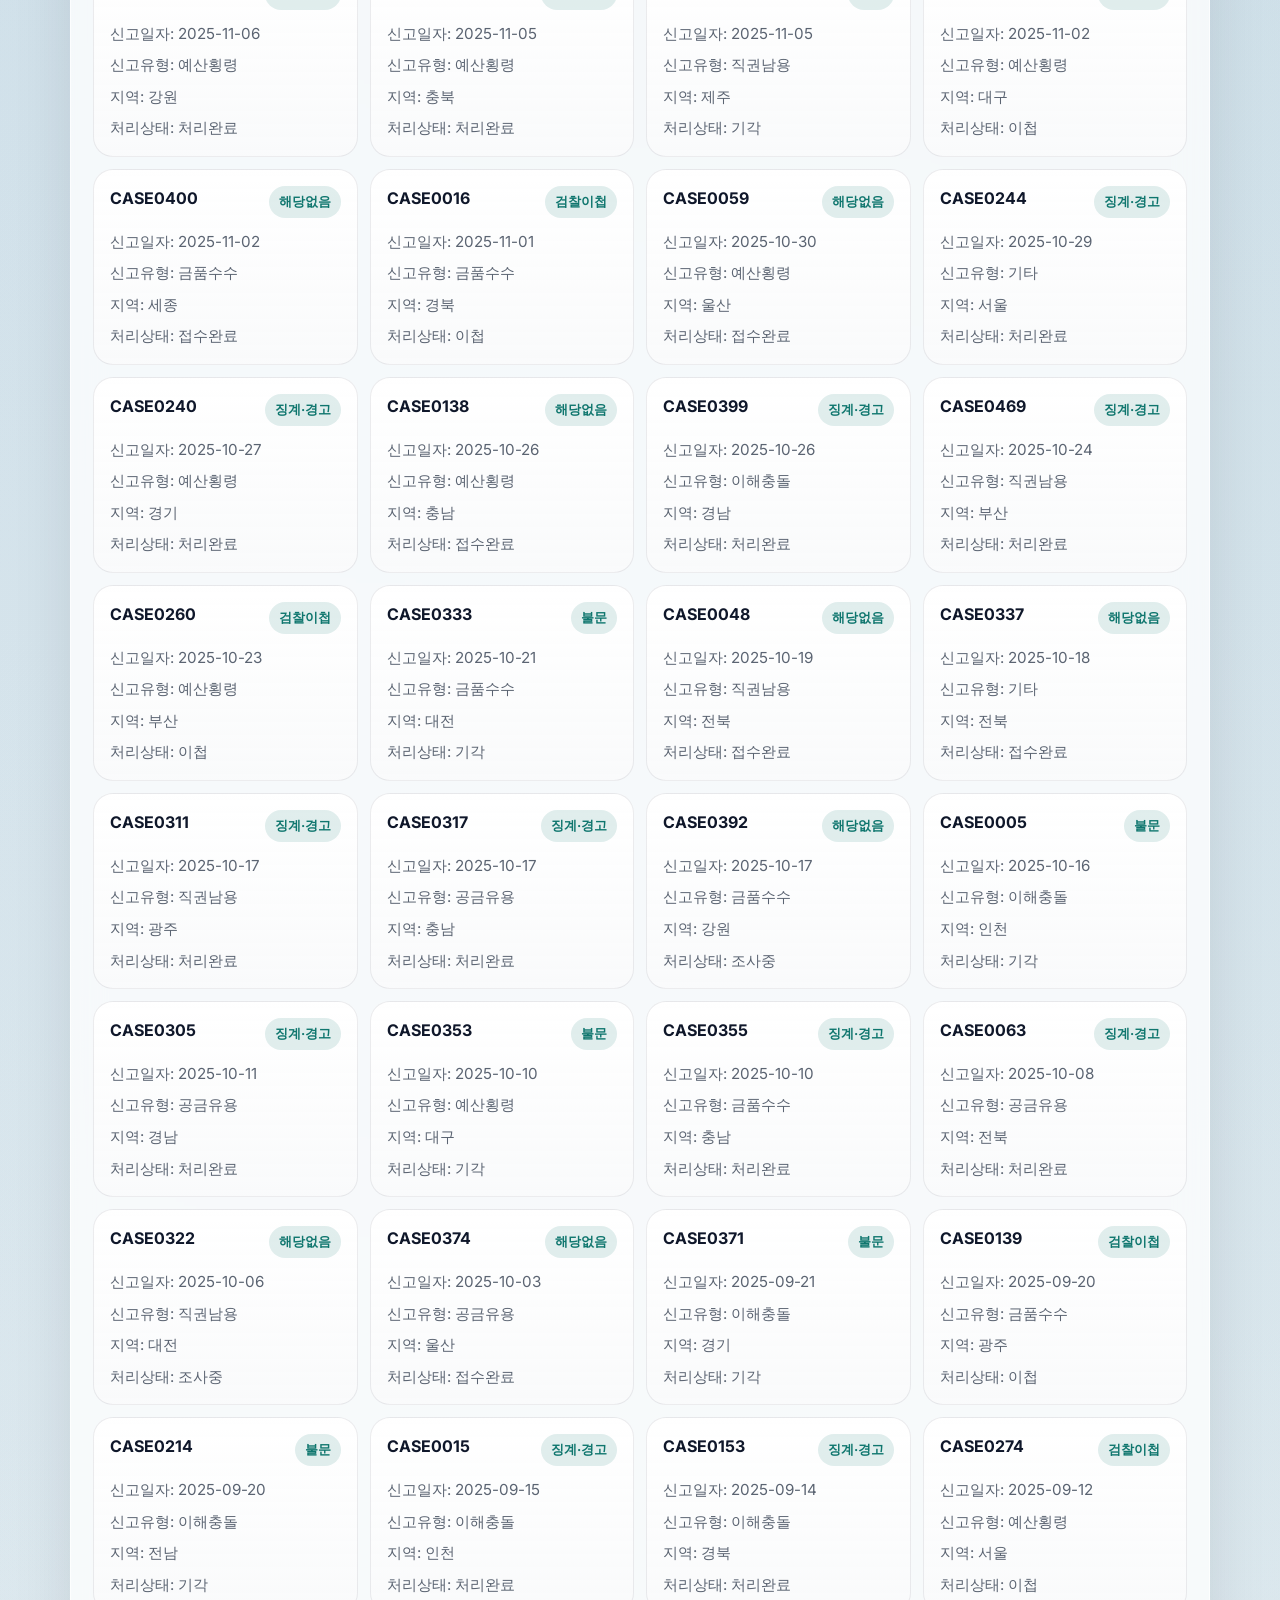
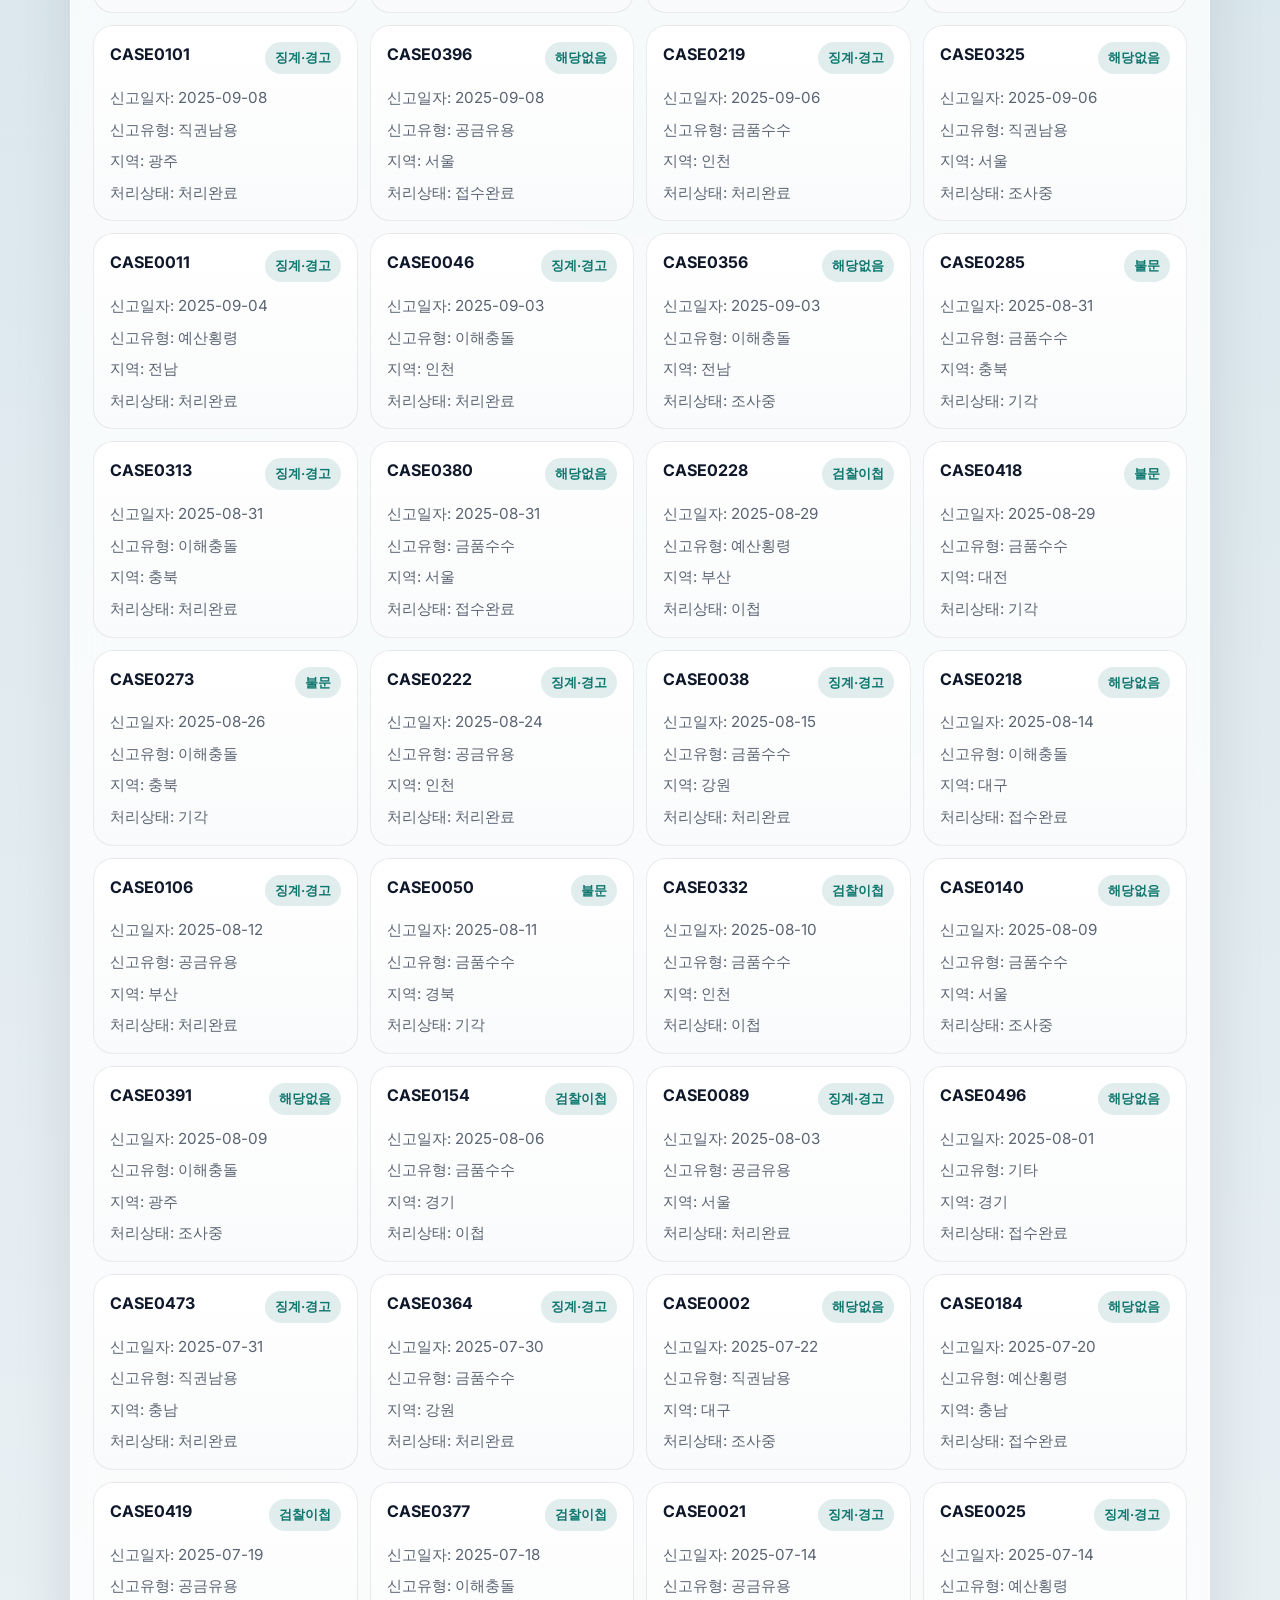
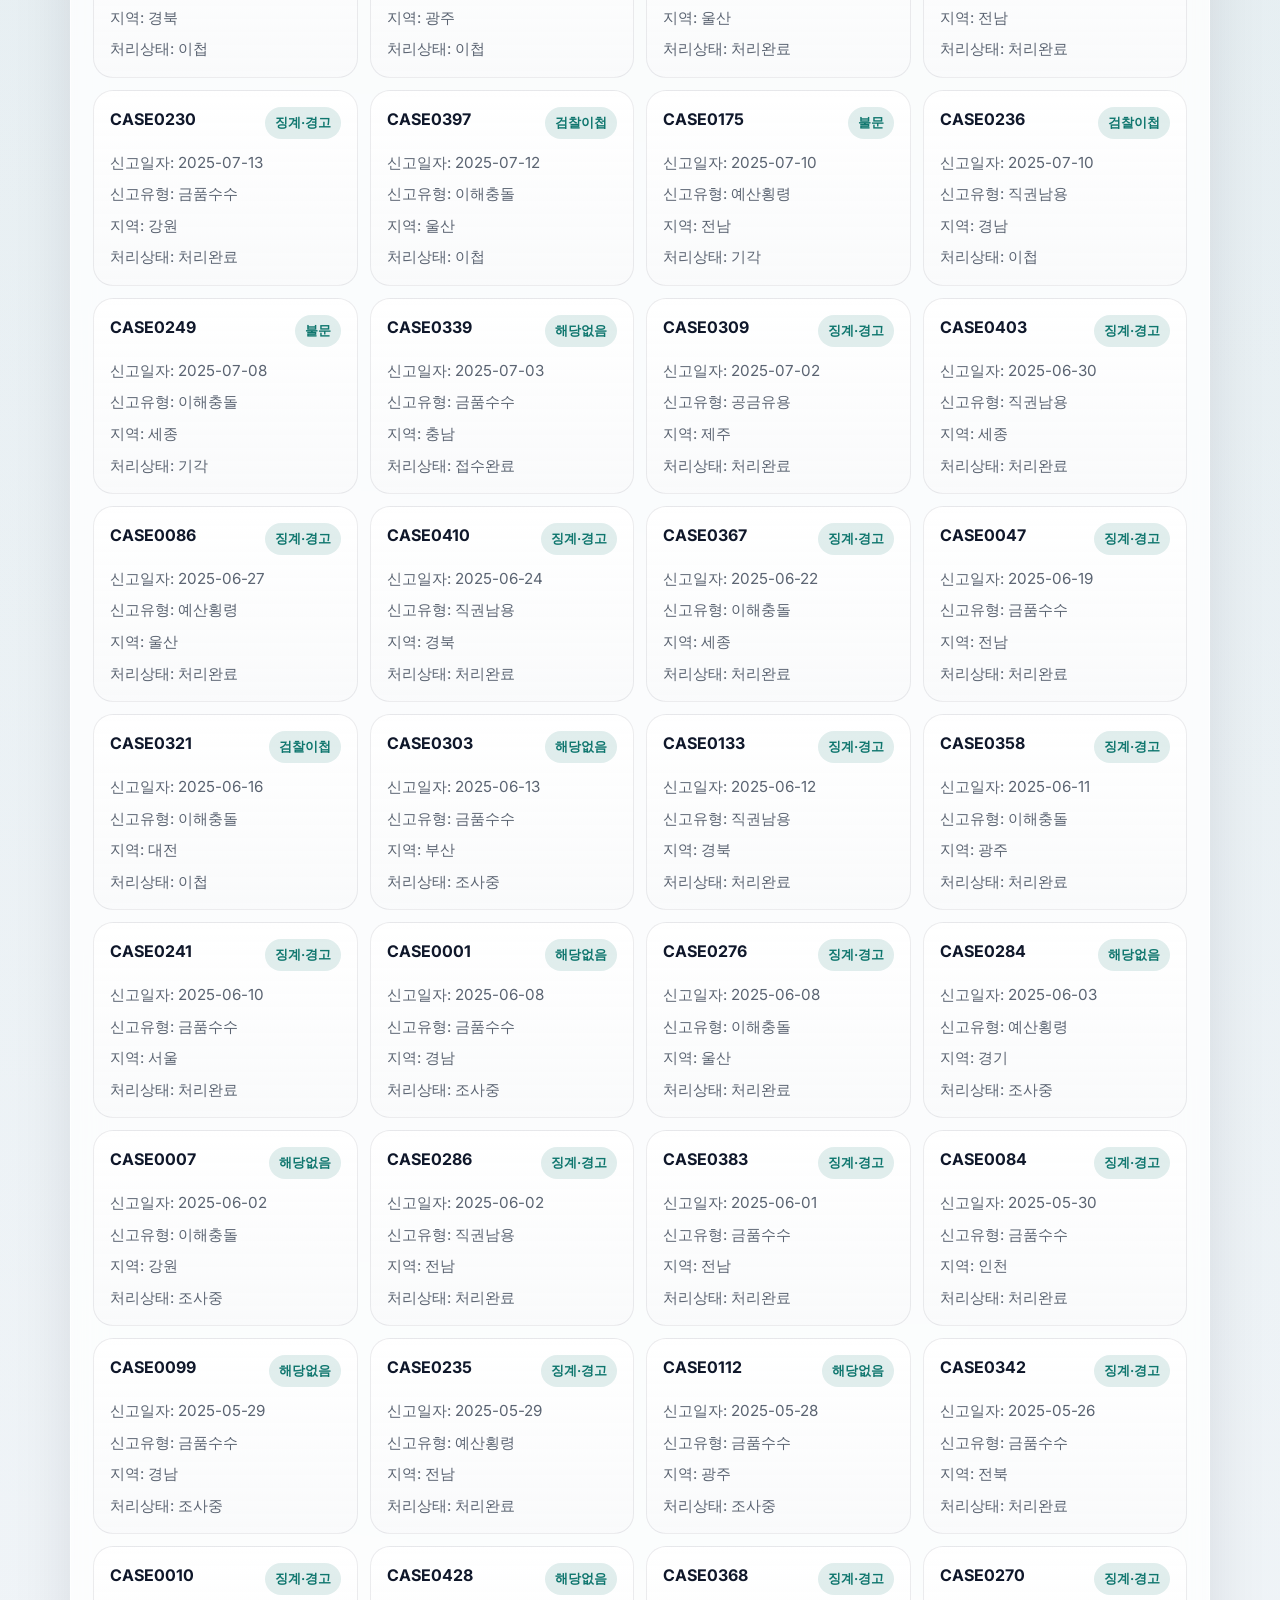
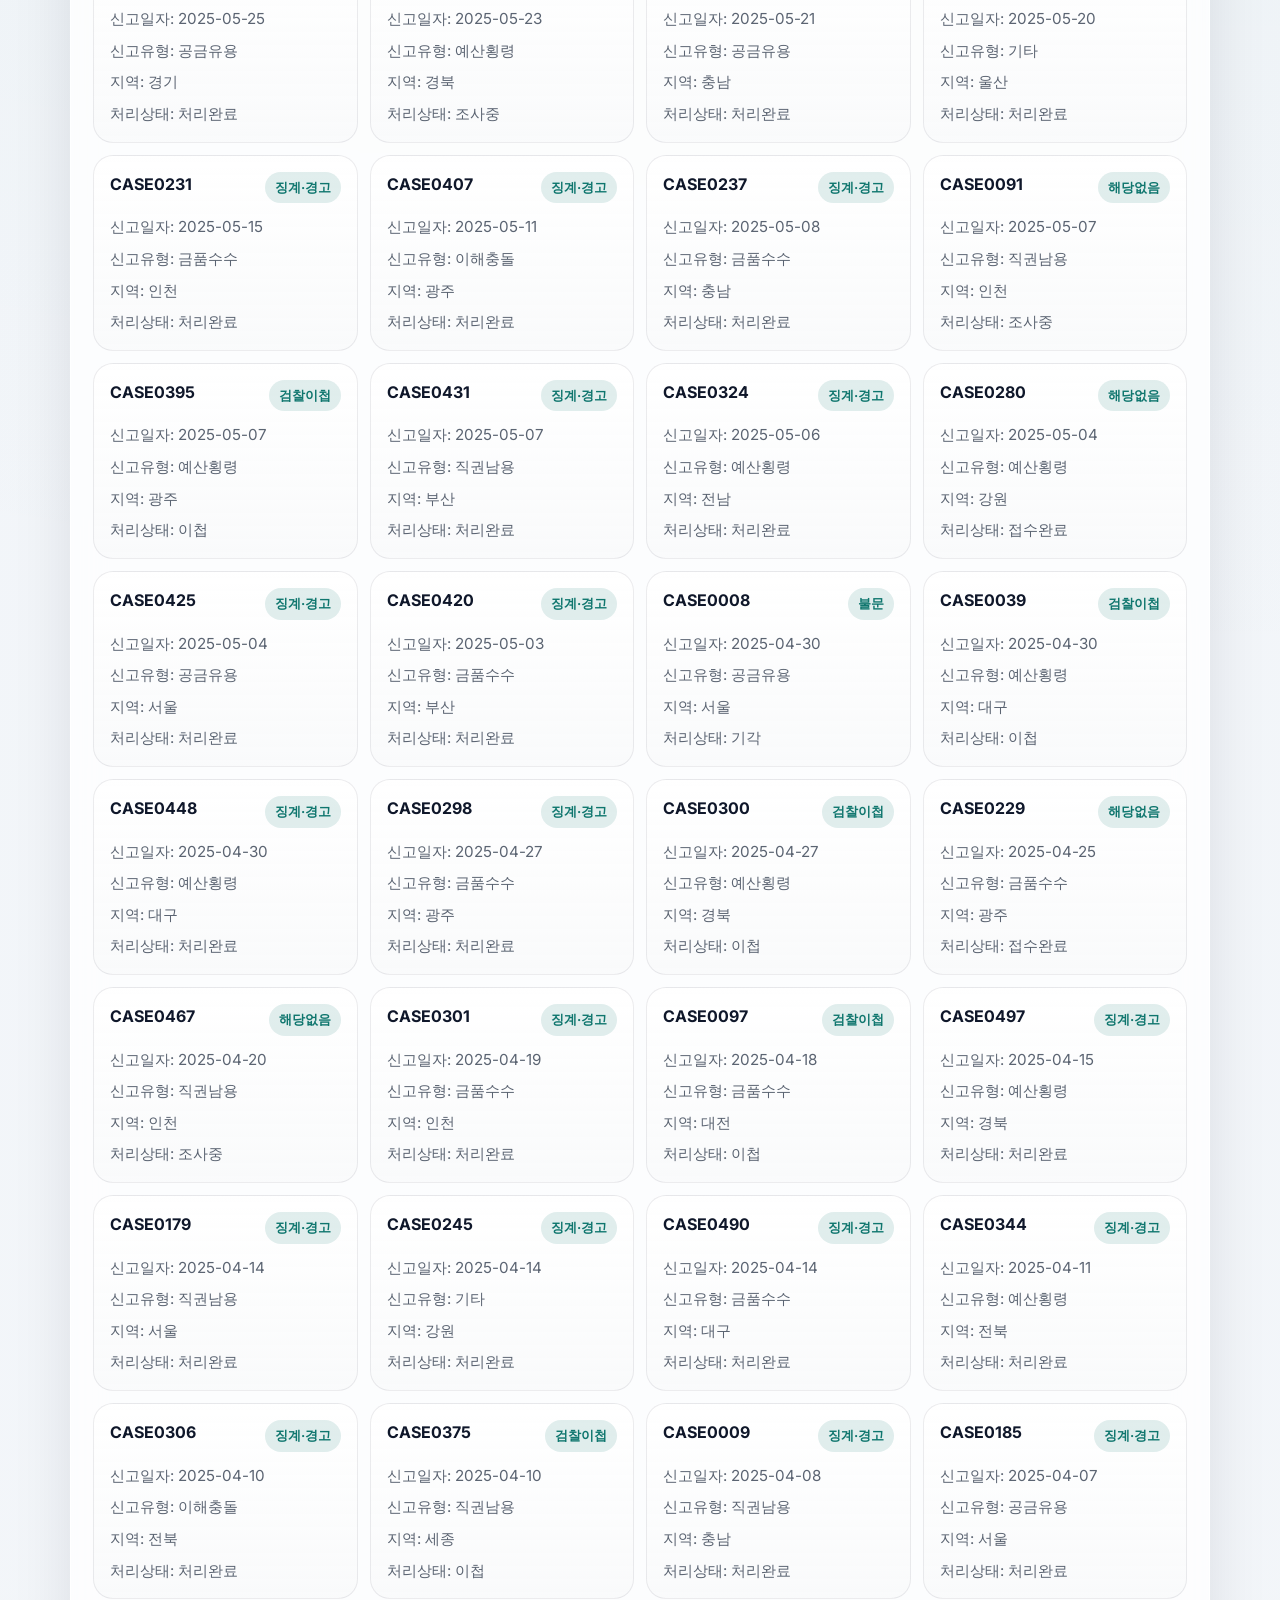
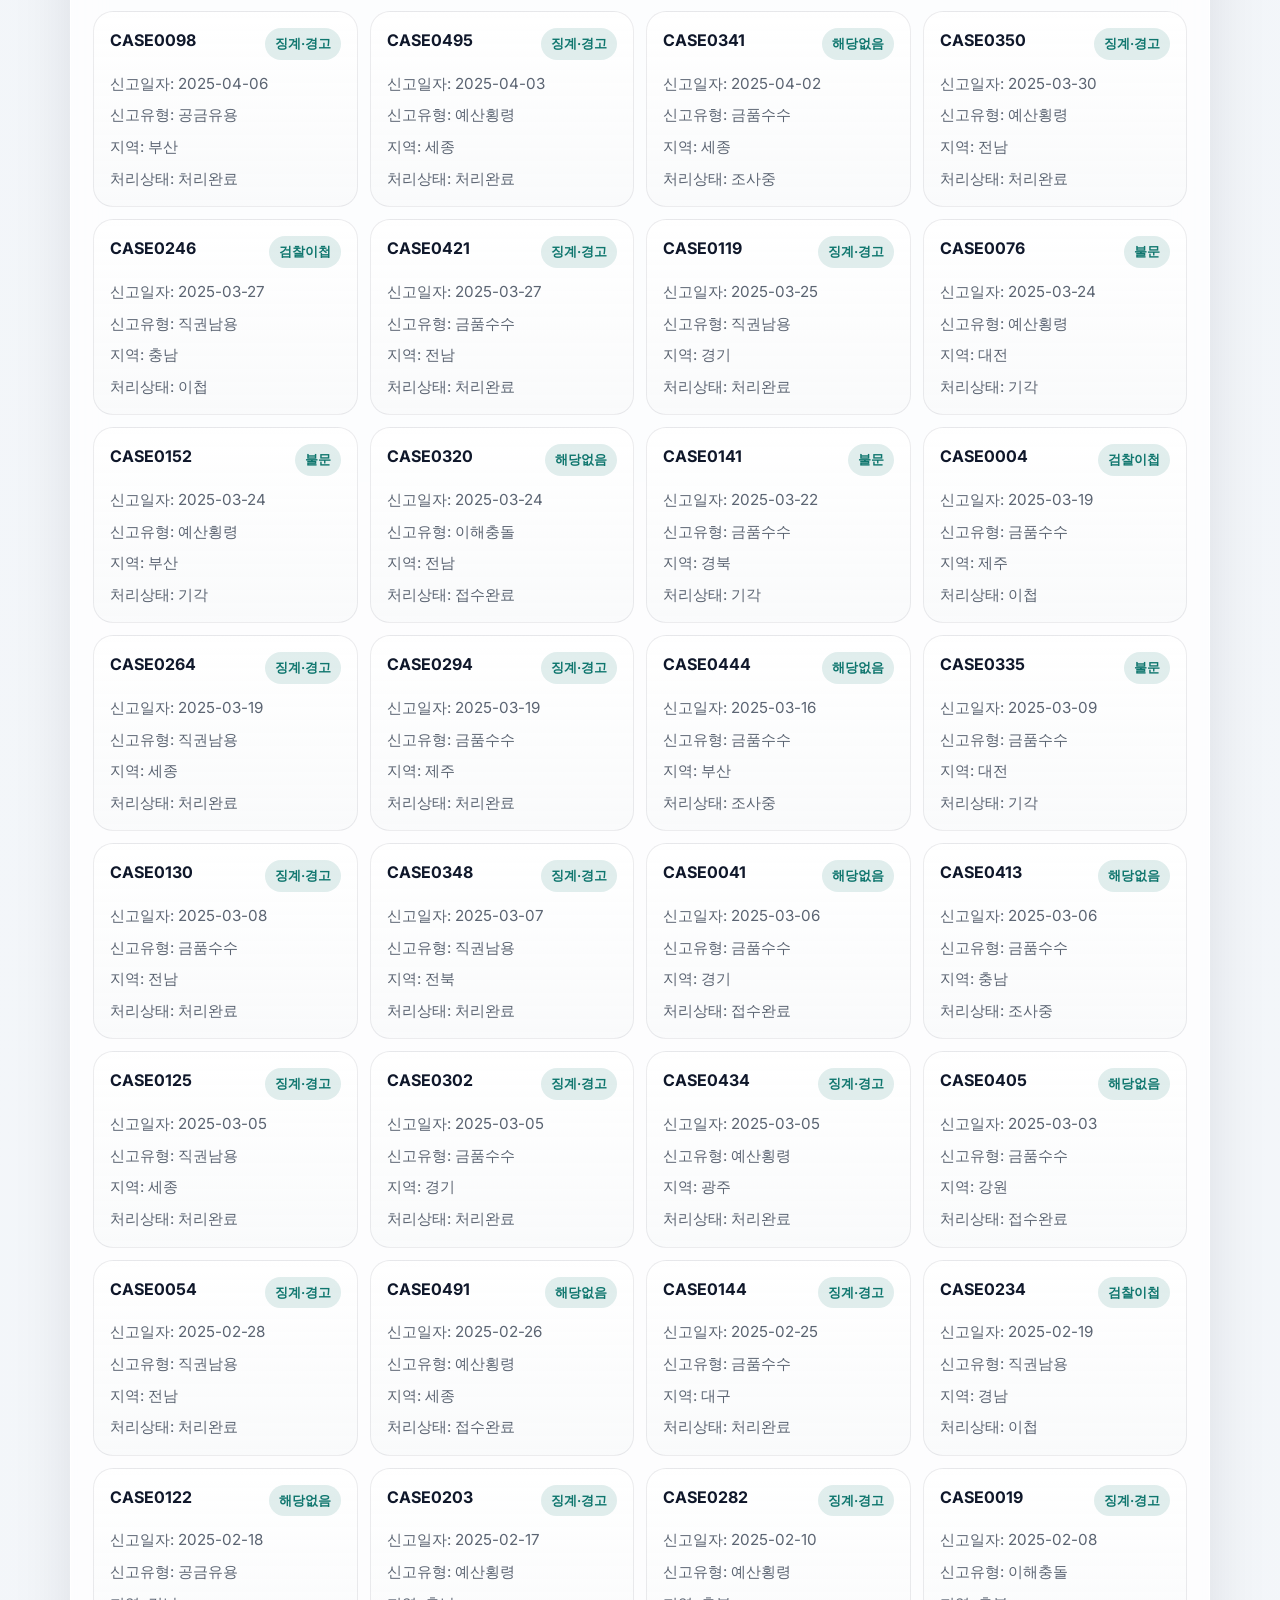
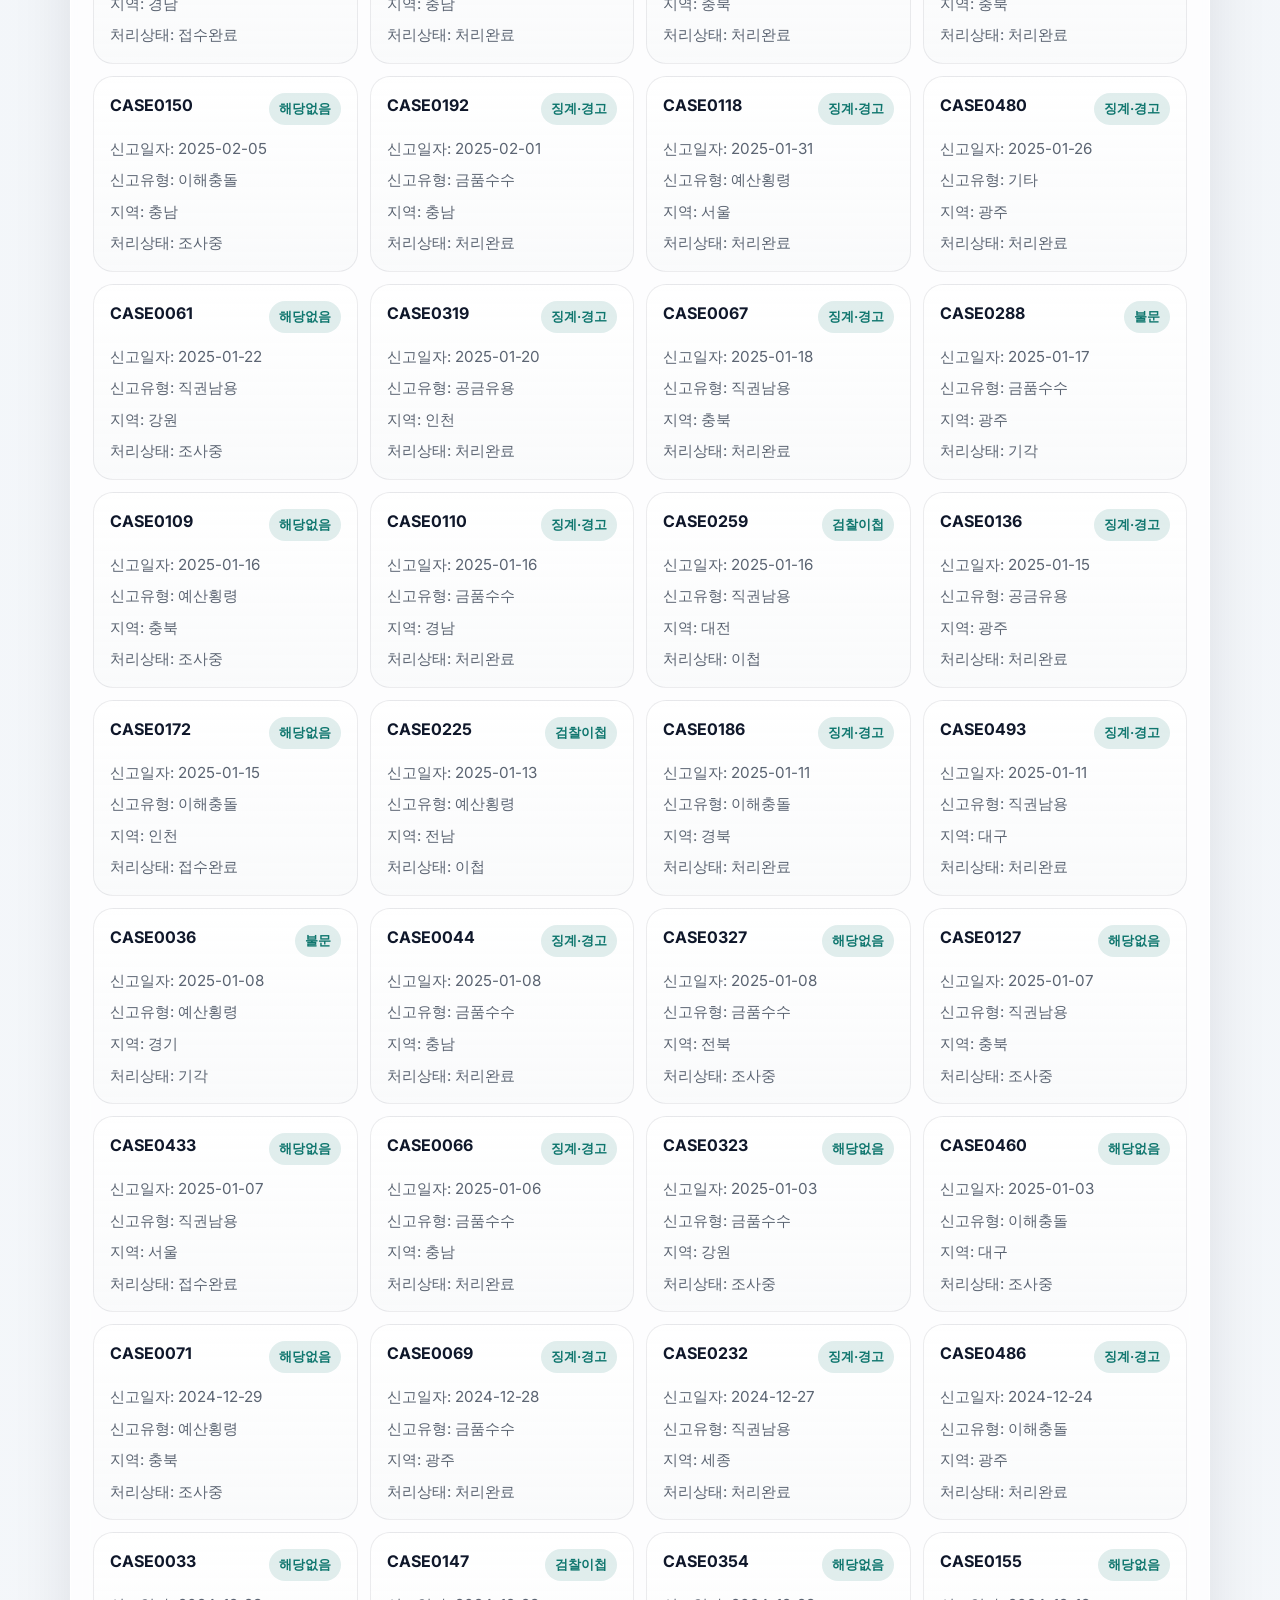
<file: github_pages/index.html>
﻿<!doctype html>
<html lang="ko">
<head>
  <meta charset="utf-8">
  <meta name="viewport" content="width=device-width, initial-scale=1">
  <title>청렴 신고 사건 조회 및 정책 동향</title>
  <link rel="preconnect" href="https://fonts.googleapis.com">
  <link rel="preconnect" href="https://fonts.gstatic.com" crossorigin>
  <link href="https://fonts.googleapis.com/css2?family=Inter:wght@400;500;600;700;800&family=Pretendard:wght@400;500;600;700;800&display=swap" rel="stylesheet">
  <link rel="stylesheet" href="./style.css">
</head>
<body>
  <div class="bg-orb bg-orb-a"></div>
  <div class="bg-orb bg-orb-b"></div>
  <main class="shell">
    <section class="hero">
      <div class="hero-copy">
        <p class="eyebrow">행안부 청렴감사관실 공개 안내</p>
        <h1>청렴 신고 사건 조회와 최신 정책 동향</h1>
        <p class="lead">신고유형과 처리상태로 빠르게 필터링하고, 청렴 교육 현황과 행안부 보도자료도 함께 확인할 수 있습니다.</p>
        <div class="hero-badges" aria-label="주요 기능">
          <span>실시간 필터</span>
          <span>교육 현황 요약</span>
          <span>정책 RSS</span>
        </div>
      </div>
      <div class="stats panel">
        <div class="stat"><span>총 사건</span><strong id="totalCases">0</strong></div>
        <div class="stat"><span>교육기관</span><strong id="totalInstitutions">0</strong></div>
        <div class="stat"><span>우수기관</span><strong id="excellentInstitutions">0</strong></div>
      </div>
    </section>

    <section class="panel controls">
      <label>
        <span>신고유형</span>
        <select id="typeFilter"></select>
      </label>
      <label>
        <span>처리상태</span>
        <select id="statusFilter"></select>
      </label>
      <div class="result-count" id="resultCount">결과 0건</div>
    </section>

    <section class="panel">
      <div class="section-head section-head-inline">
        <div>
          <h2>신고 사건</h2>
          <p>카드 형식으로 최근 신고 사건을 확인합니다.</p>
        </div>
        <span class="section-note">조건 변경 시 즉시 반영</span>
      </div>
      <div id="cards" class="cards"></div>
    </section>

    <section class="grid">
      <section class="panel">
        <div class="section-head">
          <h2>청렴 교육 현황</h2>
          <p>데이터 요약</p>
        </div>
        <div id="eduSummary" class="edu-summary"></div>
      </section>
      <section class="panel">
        <div class="section-head">
          <h2>행안부 보도자료 RSS</h2>
          <p>최신 정책 동향 5건 이상 표시</p>
        </div>
        <div id="rssStatus" class="muted">RSS를 불러오는 중입니다.</div>
        <ul id="rssList" class="rss-list"></ul>
      </section>
    </section>
  </main>
  <script src="./data.js"></script>
  <script src="./rss-data.js"></script>
  <script src="./app.js"></script>
</body>
</html>
</file>
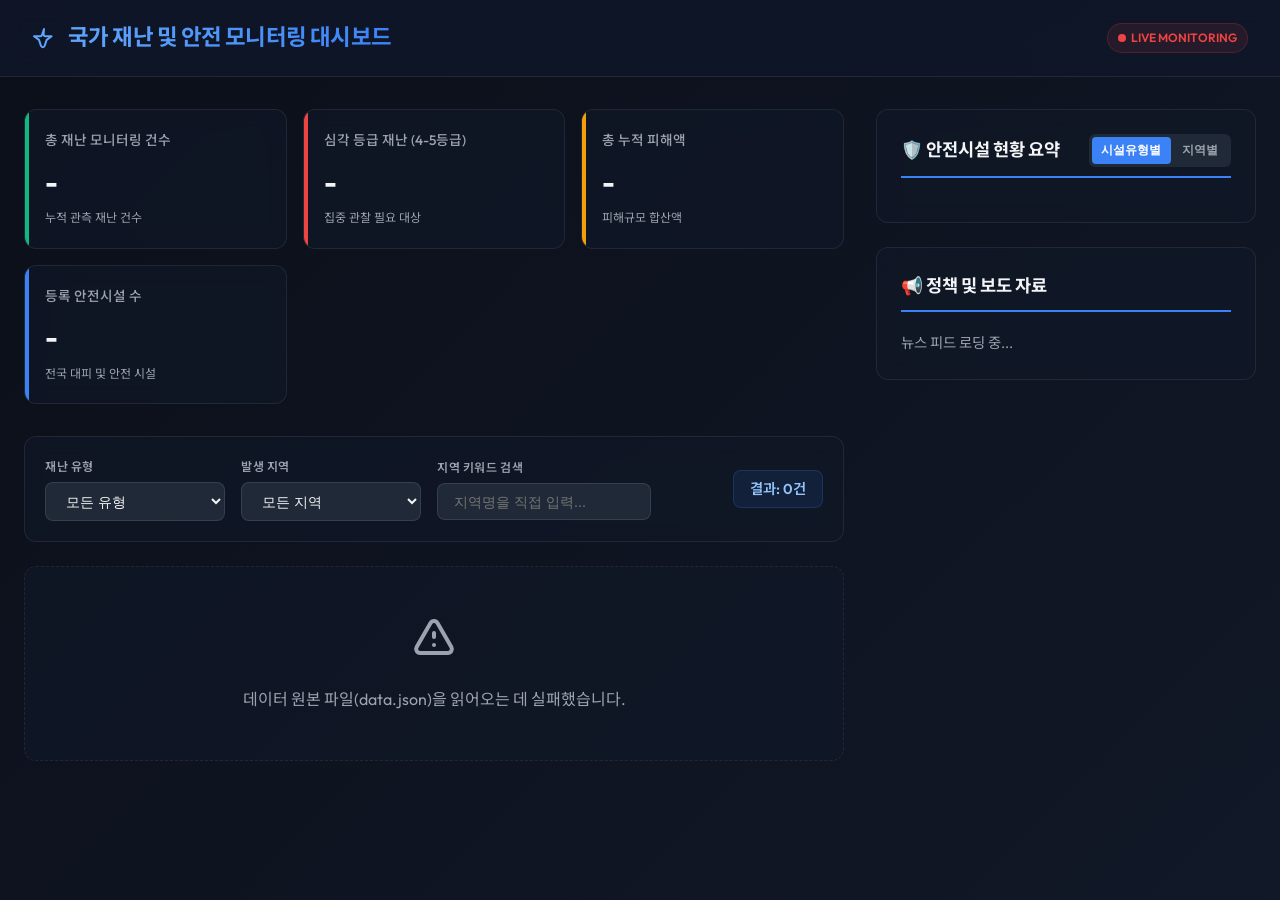
<file: github_upload/index.html>
<!DOCTYPE html>
<html lang="ko">
<head>
    <meta charset="UTF-8">
    <meta name="viewport" content="width=device-width, initial-scale=1.0">
    <title>국가 재난 안전 모니터링 시스템</title>
    <!-- Premium Google Fonts -->
    <link rel="preconnect" href="https://fonts.googleapis.com">
    <link rel="preconnect" href="https://fonts.gstatic.com" crossorigin>
    <link href="https://fonts.googleapis.com/css2?family=Outfit:wght@300;400;500;600;700&family=Noto+Sans+KR:wght@300;400;500;700&display=swap" rel="stylesheet">
    <style>
        :root {
            --bg-gradient: linear-gradient(135deg, #0b0f19 0%, #111827 100%);
            --panel-bg: rgba(17, 24, 39, 0.7);
            --panel-border: rgba(255, 255, 255, 0.08);
            --text-primary: #f3f4f6;
            --text-secondary: #9ca3af;
            --primary: #3b82f6;
            --primary-glow: rgba(59, 130, 246, 0.35);
            --accent-warning: #f59e0b;
            --accent-danger: #ef4444;
            --accent-danger-glow: rgba(239, 68, 68, 0.25);
            --accent-success: #10b981;
        }

        * {
            box-sizing: border-box;
            margin: 0;
            padding: 0;
        }

        body {
            font-family: 'Outfit', 'Noto Sans KR', sans-serif;
            background: #090d16;
            background-image: var(--bg-gradient);
            color: var(--text-primary);
            min-height: 100vh;
            line-height: 1.6;
            padding-bottom: 3rem;
            overflow-x: hidden;
        }

        /* Scrollbar styling */
        ::-webkit-scrollbar {
            width: 8px;
        }
        ::-webkit-scrollbar-track {
            background: #0f172a;
        }
        ::-webkit-scrollbar-thumb {
            background: #334155;
            border-radius: 4px;
        }
        ::-webkit-scrollbar-thumb:hover {
            background: #475569;
        }

        header {
            background: rgba(15, 23, 42, 0.8);
            backdrop-filter: blur(12px);
            border-bottom: 1px solid var(--panel-border);
            padding: 1.25rem 2rem;
            display: flex;
            justify-content: space-between;
            align-items: center;
            position: sticky;
            top: 0;
            z-index: 100;
        }

        .header-title-container {
            display: flex;
            align-items: center;
            gap: 0.75rem;
        }

        .header-title-container h1 {
            font-size: 1.4rem;
            font-weight: 700;
            letter-spacing: -0.025em;
            background: linear-gradient(to right, #60a5fa, #3b82f6);
            -webkit-background-clip: text;
            -webkit-text-fill-color: transparent;
        }

        .live-indicator {
            display: flex;
            align-items: center;
            gap: 0.35rem;
            font-size: 0.75rem;
            font-weight: 600;
            color: var(--accent-danger);
            background: rgba(239, 68, 68, 0.1);
            padding: 0.25rem 0.6rem;
            border-radius: 9999px;
            border: 1px solid rgba(239, 68, 68, 0.2);
        }

        .live-dot {
            width: 8px;
            height: 8px;
            background-color: var(--accent-danger);
            border-radius: 50%;
            display: inline-block;
            animation: pulse 1.8s infinite;
        }

        @keyframes pulse {
            0% { transform: scale(0.9); opacity: 0.6; }
            50% { transform: scale(1.2); opacity: 1; box-shadow: 0 0 8px var(--accent-danger); }
            100% { transform: scale(0.9); opacity: 0.6; }
        }

        .container {
            max-width: 1400px;
            margin: 2rem auto;
            padding: 0 1.5rem;
            display: grid;
            grid-template-columns: 1fr 380px;
            gap: 2rem;
        }

        @media (max-width: 1024px) {
            .container {
                grid-template-columns: 1fr;
            }
        }

        /* Top Overview Summary Cards */
        .overview-grid {
            display: grid;
            grid-template-columns: repeat(auto-fit, minmax(220px, 1fr));
            gap: 1rem;
            margin-bottom: 2rem;
        }

        .overview-card {
            background: var(--panel-bg);
            backdrop-filter: blur(10px);
            border: 1px solid var(--panel-border);
            border-radius: 12px;
            padding: 1.25rem;
            display: flex;
            flex-direction: column;
            gap: 0.25rem;
            position: relative;
            overflow: hidden;
            transition: transform 0.2s, border-color 0.2s;
        }

        .overview-card:hover {
            transform: translateY(-2px);
            border-color: rgba(255, 255, 255, 0.15);
        }

        .overview-card::before {
            content: '';
            position: absolute;
            top: 0;
            left: 0;
            width: 4px;
            height: 100%;
            background: var(--primary);
        }

        .overview-card.warning::before { background: var(--accent-warning); }
        .overview-card.danger::before { background: var(--accent-danger); }
        .overview-card.success::before { background: var(--accent-success); }

        .overview-label {
            font-size: 0.85rem;
            color: var(--text-secondary);
            font-weight: 500;
        }

        .overview-val {
            font-size: 1.75rem;
            font-weight: 700;
            color: var(--text-primary);
            margin-top: 0.25rem;
        }

        .overview-sub {
            font-size: 0.75rem;
            color: var(--text-secondary);
        }

        /* Controls / Filter Panel */
        .controls-panel {
            background: var(--panel-bg);
            backdrop-filter: blur(10px);
            border: 1px solid var(--panel-border);
            border-radius: 12px;
            padding: 1.25rem;
            display: flex;
            flex-wrap: wrap;
            gap: 1rem;
            align-items: center;
            margin-bottom: 1.5rem;
        }

        .filter-group {
            display: flex;
            flex-direction: column;
            gap: 0.35rem;
        }

        .filter-group label {
            font-size: 0.75rem;
            font-weight: 600;
            color: var(--text-secondary);
            text-transform: uppercase;
            letter-spacing: 0.05em;
        }

        .controls-panel select, .controls-panel input {
            background: #1f2937;
            border: 1px solid rgba(255, 255, 255, 0.1);
            color: var(--text-primary);
            padding: 0.6rem 1rem;
            border-radius: 8px;
            font-size: 0.9rem;
            outline: none;
            min-width: 180px;
            transition: border-color 0.2s, box-shadow 0.2s;
        }

        .controls-panel select:focus, .controls-panel input:focus {
            border-color: var(--primary);
            box-shadow: 0 0 0 2px var(--primary-glow);
        }

        .result-count {
            margin-left: auto;
            background: rgba(59, 130, 246, 0.1);
            border: 1px solid rgba(59, 130, 246, 0.2);
            color: #93c5fd;
            padding: 0.4rem 1rem;
            border-radius: 8px;
            font-size: 0.9rem;
            font-weight: 600;
        }

        /* Cards Grid */
        .cards-grid {
            display: grid;
            grid-template-columns: repeat(auto-fill, minmax(320px, 1fr));
            gap: 1.25rem;
        }

        .card {
            background: var(--panel-bg);
            backdrop-filter: blur(10px);
            border: 1px solid var(--panel-border);
            border-radius: 12px;
            padding: 1.5rem;
            display: flex;
            flex-direction: column;
            justify-content: space-between;
            gap: 1.25rem;
            position: relative;
            transition: transform 0.25s cubic-bezier(0.4, 0, 0.2, 1), border-color 0.25s, box-shadow 0.25s;
        }

        .card:hover {
            transform: translateY(-4px);
            border-color: rgba(255, 255, 255, 0.15);
            box-shadow: 0 10px 20px rgba(0, 0, 0, 0.3);
        }

        /* Highlight classes */
        .card.high-damage {
            border-color: rgba(239, 68, 68, 0.4);
            box-shadow: 0 0 15px var(--accent-danger-glow);
        }

        .card.high-damage::after {
            content: '⚠️ 대규모 피해';
            position: absolute;
            top: -10px;
            right: 15px;
            background: var(--accent-danger);
            color: white;
            font-size: 0.7rem;
            font-weight: 700;
            padding: 0.2rem 0.6rem;
            border-radius: 4px;
            box-shadow: 0 2px 4px rgba(0, 0, 0, 0.2);
        }

        .card-header {
            display: flex;
            justify-content: space-between;
            align-items: flex-start;
        }

        .card-title-sec {
            display: flex;
            flex-direction: column;
            gap: 0.25rem;
        }

        .disaster-badge {
            padding: 0.3rem 0.65rem;
            border-radius: 6px;
            font-size: 0.8rem;
            font-weight: 700;
            text-align: center;
            width: fit-content;
        }

        /* Type specific badge colors */
        .badge-산사태 { background: rgba(217, 119, 6, 0.15); color: #fbbf24; border: 1px solid rgba(217, 119, 6, 0.3); }
        .badge-한파 { background: rgba(96, 165, 250, 0.15); color: #93c5fd; border: 1px solid rgba(96, 165, 250, 0.3); }
        .badge-폭염 { background: rgba(244, 63, 94, 0.15); color: #fda4af; border: 1px solid rgba(244, 63, 94, 0.3); }
        .badge-태풍 { background: rgba(59, 130, 246, 0.15); color: #60a5fa; border: 1px solid rgba(59, 130, 246, 0.3); }
        .badge-홍수 { background: rgba(20, 184, 166, 0.15); color: #2dd4bf; border: 1px solid rgba(20, 184, 166, 0.3); }
        .badge-화재 { background: rgba(239, 68, 68, 0.15); color: #fca5a5; border: 1px solid rgba(239, 68, 68, 0.3); }
        .badge-지진 { background: rgba(249, 115, 22, 0.15); color: #fdba74; border: 1px solid rgba(249, 115, 22, 0.3); }
        .badge-폭설 { background: rgba(6, 182, 212, 0.15); color: #67e8f9; border: 1px solid rgba(6, 182, 212, 0.3); }

        .scale-badge {
            font-size: 0.75rem;
            font-weight: 600;
            background: rgba(255, 255, 255, 0.08);
            border: 1px solid rgba(255, 255, 255, 0.15);
            padding: 0.25rem 0.5rem;
            border-radius: 4px;
        }

        .scale-badge.severe {
            background: rgba(239, 68, 68, 0.1);
            color: #ef4444;
            border-color: rgba(239, 68, 68, 0.3);
        }

        .card-details {
            display: flex;
            flex-direction: column;
            gap: 0.6rem;
        }

        .detail-row {
            display: flex;
            justify-content: space-between;
            font-size: 0.9rem;
            border-bottom: 1px dashed rgba(255, 255, 255, 0.04);
            padding-bottom: 0.4rem;
        }

        .detail-row:last-child {
            border-bottom: none;
            padding-bottom: 0;
        }

        .detail-label {
            color: var(--text-secondary);
            font-weight: 500;
        }

        .detail-val {
            color: var(--text-primary);
            font-weight: 600;
        }

        .val-danger {
            color: #fca5a5;
        }

        .card-footer {
            display: flex;
            justify-content: space-between;
            align-items: center;
            font-size: 0.8rem;
            color: var(--text-secondary);
            background: rgba(255, 255, 255, 0.02);
            padding: 0.5rem 0.75rem;
            border-radius: 6px;
            margin-top: 0.5rem;
        }

        /* Sidebar Panels */
        .sidebar {
            display: flex;
            flex-direction: column;
            gap: 1.5rem;
        }

        .sidebar-panel {
            background: var(--panel-bg);
            backdrop-filter: blur(10px);
            border: 1px solid var(--panel-border);
            border-radius: 12px;
            padding: 1.5rem;
        }

        .sidebar-panel h2 {
            font-size: 1.1rem;
            font-weight: 700;
            margin-bottom: 1.25rem;
            padding-bottom: 0.6rem;
            border-bottom: 2px solid var(--primary);
            display: flex;
            justify-content: space-between;
            align-items: center;
        }

        .tab-btn-group {
            display: flex;
            background: #1f2937;
            padding: 0.2rem;
            border-radius: 6px;
            gap: 0.1rem;
        }

        .tab-btn {
            background: transparent;
            border: none;
            color: var(--text-secondary);
            padding: 0.3rem 0.6rem;
            font-size: 0.75rem;
            font-weight: 600;
            border-radius: 4px;
            cursor: pointer;
            transition: background 0.2s, color 0.2s;
        }

        .tab-btn.active {
            background: var(--primary);
            color: white;
        }

        /* Progress list for Facility summary */
        .stat-list {
            display: flex;
            flex-direction: column;
            gap: 0.85rem;
            max-height: 380px;
            overflow-y: auto;
            padding-right: 0.25rem;
        }

        .stat-item {
            display: flex;
            flex-direction: column;
            gap: 0.35rem;
        }

        .stat-info {
            display: flex;
            justify-content: space-between;
            font-size: 0.85rem;
        }

        .stat-name {
            font-weight: 500;
            color: var(--text-primary);
        }

        .stat-count {
            color: var(--text-secondary);
            font-weight: 600;
        }

        .stat-progress-bar {
            height: 6px;
            background: #1f2937;
            border-radius: 3px;
            overflow: hidden;
        }

        .stat-progress-fill {
            height: 100%;
            background: linear-gradient(to right, #3b82f6, #60a5fa);
            border-radius: 3px;
            width: 0%;
            transition: width 0.6s cubic-bezier(0.4, 0, 0.2, 1);
        }

        /* RSS list */
        .rss-list {
            display: flex;
            flex-direction: column;
            gap: 1rem;
        }

        .rss-item {
            display: flex;
            flex-direction: column;
            gap: 0.25rem;
            border-bottom: 1px solid rgba(255, 255, 255, 0.05);
            padding-bottom: 0.85rem;
        }

        .rss-item:last-child {
            border-bottom: none;
            padding-bottom: 0;
        }

        .rss-title {
            text-decoration: none;
            color: #d1d5db;
            font-size: 0.9rem;
            font-weight: 500;
            line-height: 1.4;
            display: -webkit-box;
            -webkit-line-clamp: 2;
            -webkit-box-orient: vertical;
            overflow: hidden;
            transition: color 0.2s;
        }

        .rss-title:hover {
            color: var(--primary);
        }

        .rss-meta {
            display: flex;
            justify-content: space-between;
            font-size: 0.75rem;
            color: var(--text-secondary);
        }

        /* No results design */
        .no-results {
            grid-column: 1 / -1;
            background: var(--panel-bg);
            border: 1px dashed var(--panel-border);
            border-radius: 12px;
            padding: 3rem;
            text-align: center;
            color: var(--text-secondary);
        }

        .no-results svg {
            width: 48px;
            height: 48px;
            margin-bottom: 1rem;
            stroke: var(--text-secondary);
        }
    </style>
</head>
<body>

    <header>
        <div class="header-title-container">
            <svg width="24" height="24" viewBox="0 0 24 24" fill="none" stroke="#60a5fa" stroke-width="2" stroke-linecap="round" stroke-linejoin="round">
                <path d="m12 3-1.912 5.886A2 2 0 0 1 8.188 10.25H2l5 3.63 1.913 5.887a2 2 0 0 0 3.8 0L14.625 13.88l5-3.63h-6.188a2 2 0 0 1-1.9-1.364L12 3Z"/>
            </svg>
            <h1>국가 재난 및 안전 모니터링 대시보드</h1>
        </div>
        <div class="live-indicator">
            <span class="live-dot"></span>
            LIVE MONITORING
        </div>
    </header>

    <div class="container">
        <!-- Main Content Area (Left) - Disaster Events cards and filters -->
        <div class="main-panel">
            
            <!-- Quick Overview Widget Block -->
            <div class="overview-grid">
                <div class="overview-card success">
                    <span class="overview-label">총 재난 모니터링 건수</span>
                    <span class="overview-val" id="statTotalDisaster">-</span>
                    <span class="overview-sub">누적 관측 재난 건수</span>
                </div>
                <div class="overview-card danger">
                    <span class="overview-label">심각 등급 재난 (4-5등급)</span>
                    <span class="overview-val" id="statSevereDisaster">-</span>
                    <span class="overview-sub">집중 관찰 필요 대상</span>
                </div>
                <div class="overview-card warning">
                    <span class="overview-label">총 누적 피해액</span>
                    <span class="overview-val" id="statTotalDamage">-</span>
                    <span class="overview-sub">피해규모 합산액</span>
                </div>
                <div class="overview-card">
                    <span class="overview-label">등록 안전시설 수</span>
                    <span class="overview-val" id="statTotalFacility">-</span>
                    <span class="overview-sub">전국 대피 및 안전 시설</span>
                </div>
            </div>

            <!-- Controls Panel -->
            <div class="controls-panel">
                <div class="filter-group">
                    <label for="typeFilter">재난 유형</label>
                    <select id="typeFilter">
                        <option value="">모든 유형</option>
                    </select>
                </div>
                <div class="filter-group">
                    <label for="regionFilter">발생 지역</label>
                    <select id="regionFilter">
                        <option value="">모든 지역</option>
                    </select>
                </div>
                <div class="filter-group">
                    <label for="searchQuery">지역 키워드 검색</label>
                    <input type="text" id="searchQuery" placeholder="지역명을 직접 입력..." />
                </div>
                <div class="result-count" id="resultCount">결과: 0건</div>
            </div>

            <!-- Cards Container -->
            <div class="cards-grid" id="cardContainer">
                <div class="no-results">데이터 로딩 중...</div>
            </div>

        </div>

        <!-- Sidebar Area (Right) - Safety facility stats and RSS feed -->
        <div class="sidebar">
            
            <!-- Safety Facility Summary Widget -->
            <div class="sidebar-panel">
                <h2>
                    <span>🛡️ 안전시설 현황 요약</span>
                    <div class="tab-btn-group">
                        <button class="tab-btn active" onclick="switchFacilityTab('type')">시설유형별</button>
                        <button class="tab-btn" onclick="switchFacilityTab('region')">지역별</button>
                    </div>
                </h2>
                <div class="stat-list" id="facilitySummaryContainer">
                    <!-- Progress list rendered here -->
                </div>
            </div>

            <!-- RSS News Policy Widget -->
            <div class="sidebar-panel">
                <h2>📢 정책 및 보도 자료</h2>
                <div class="rss-list" id="rssContainer">
                    <div style="font-size: 0.9rem; color: var(--text-secondary);">뉴스 피드 로딩 중...</div>
                </div>
            </div>

        </div>
    </div>

    <script>
        // Core state
        let allData = { disasters: [], facilities: [] };
        let currentFacilityTab = 'type'; // 'type' | 'region'

        // Initialize application
        async function init() {
            try {
                // Fetch consolidated data
                const response = await fetch('./data.json');
                allData = await response.json();
                
                // Set overview metrics
                calculateOverviewMetrics();
                
                // Populate filter dropdown choices
                populateDropdowns();
                
                // Render initial disaster cards
                renderDisasterCards(allData.disasters);
                
                // Render initial facility summary
                renderFacilitySummary();

                // Load RSS feeds
                loadRSSFeed();
                
                // Bind event listeners for real-time filter action
                document.getElementById('typeFilter').addEventListener('change', performFiltering);
                document.getElementById('regionFilter').addEventListener('change', performFiltering);
                document.getElementById('searchQuery').addEventListener('input', performFiltering);

            } catch (error) {
                console.error("Error loading data source:", error);
                document.getElementById('cardContainer').innerHTML = `
                    <div class="no-results">
                        <svg fill="none" viewBox="0 0 24 24" stroke="currentColor">
                            <path stroke-linecap="round" stroke-linejoin="round" stroke-width="2" d="M12 9v2m0 4h.01m-6.938 4h13.856c1.54 0 2.502-1.667 1.732-3L13.732 4c-.77-1.333-2.694-1.333-3.464 0L3.34 16c-.77 1.333.192 3 1.732 3z"/>
                        </svg>
                        <p>데이터 원본 파일(data.json)을 읽어오는 데 실패했습니다.</p>
                    </div>
                `;
            }
        }

        // Helper to format currency/costs beautifully in Korean units
        function formatDamageCost(manwon) {
            if (manwon === null || manwon === undefined || manwon === '') return "정보 없음";
            const val = parseFloat(manwon);
            if (val >= 10000) {
                const eok = Math.floor(val / 10000);
                const remain = Math.round(val % 10000);
                return `${eok}억 ${remain > 0 ? remain.toLocaleString() + '만' : ''}원`;
            }
            return `${val.toLocaleString()}만원`;
        }

        // Calculate and set top summary dashboard counts
        function calculateOverviewMetrics() {
            const disasters = allData.disasters;
            const facilities = allData.facilities;

            document.getElementById('statTotalDisaster').textContent = `${disasters.length}건`;
            document.getElementById('statTotalFacility').textContent = `${facilities.length}개`;

            // Calculate severe occurrences (Grade 4 or 5)
            const severeCount = disasters.filter(item => item.규모등급 >= 4).length;
            document.getElementById('statSevereDisaster').textContent = `${severeCount}건`;

            // Calculate total damage
            let sumDamage = 0;
            disasters.forEach(item => {
                if (item.피해금액_만원) {
                    sumDamage += parseFloat(item.피해금액_만원);
                }
            });
            document.getElementById('statTotalDamage').textContent = formatDamageCost(sumDamage);
        }

        // Populate filter options dynamically based on the dataset values
        function populateDropdowns() {
            const typeSelect = document.getElementById('typeFilter');
            const regionSelect = document.getElementById('regionFilter');

            // Unique values
            const types = [...new Set(allData.disasters.map(d => d.재난유형))].filter(Boolean).sort();
            const regions = [...new Set(allData.disasters.map(d => d.발생지역))].filter(Boolean).sort();

            types.forEach(type => {
                const opt = document.createElement('option');
                opt.value = type;
                opt.textContent = type;
                typeSelect.appendChild(opt);
            });

            regions.forEach(reg => {
                const opt = document.createElement('option');
                opt.value = reg;
                opt.textContent = reg;
                regionSelect.appendChild(opt);
            });
        }

        // Render the filtered disasters list in card style format
        function renderDisasterCards(disasters) {
            const container = document.getElementById('cardContainer');
            const countDisplay = document.getElementById('resultCount');

            container.innerHTML = '';
            countDisplay.textContent = `결과: ${disasters.length}건`;

            if (disasters.length === 0) {
                container.innerHTML = `
                    <div class="no-results">
                        <svg fill="none" viewBox="0 0 24 24" stroke="currentColor">
                            <path stroke-linecap="round" stroke-linejoin="round" stroke-width="2" d="M21 21l-6-6m2-5a7 7 0 11-14 0 7 7 0 0114 0z"/>
                        </svg>
                        <p>선택하신 조건에 부합하는 재난 발생 건이 존재하지 않습니다.</p>
                    </div>
                `;
                return;
            }

            disasters.forEach(item => {
                const card = document.createElement('div');
                card.className = 'card';

                // Highlight large damage (>= 3억원)
                const damageVal = parseFloat(item.피해금액_만원);
                if (damageVal >= 30000.0) {
                    card.classList.add('high-damage');
                }

                const isSevere = item.규모등급 >= 4;

                card.innerHTML = `
                    <div class="card-header">
                        <div class="card-title-sec">
                            <span class="disaster-badge badge-${item.재난유형}">${item.재난유형}</span>
                        </div>
                        <span class="scale-badge ${isSevere ? 'severe' : ''}">
                            ${isSevere ? '🔥 ' : ''}규모 등급 ${item.규모등급}
                        </span>
                    </div>
                    <div class="card-details">
                        <div class="detail-row">
                            <span class="detail-label">발생 일자</span>
                            <span class="detail-val">${item.발생일자}</span>
                        </div>
                        <div class="detail-row">
                            <span class="detail-label">발생 지역</span>
                            <span class="detail-val">${item.발생지역}</span>
                        </div>
                        <div class="detail-row">
                            <span class="detail-label">피해 금액</span>
                            <span class="detail-val ${damageVal >= 30000 ? 'val-danger' : ''}">${formatDamageCost(item.피해금액_만원)}</span>
                        </div>
                    </div>
                    <div class="card-footer">
                        <span>복구 기간: ${item.복구기간_일 ? item.복구기간_일 + '일' : '정보 없음'}</span>
                        <span style="font-weight: 700; color: ${item.인명피해여부 === 'Y' ? '#ef4444' : '#10b981'}">
                            ${item.인명피해여부 === 'Y' ? '⚠️ 인명피해 있음' : '✓ 인명피해 없음'}
                        </span>
                    </div>
                `;
                container.appendChild(card);
            });
        }

        // Toggle Sidebar Tab
        function switchFacilityTab(tab) {
            currentFacilityTab = tab;
            document.querySelectorAll('.tab-btn').forEach(btn => btn.classList.remove('active'));
            event.target.classList.add('active');
            renderFacilitySummary();
        }

        // Calculate and Render Facility Stats
        function renderFacilitySummary() {
            const container = document.getElementById('facilitySummaryContainer');
            container.innerHTML = '';

            const facilities = allData.facilities;
            if (!facilities || facilities.length === 0) {
                container.innerHTML = '<div>안전시설 데이터가 없습니다.</div>';
                return;
            }

            const total = facilities.length;
            const summaryMap = {};

            if (currentFacilityTab === 'type') {
                // Aggregate by type
                facilities.forEach(f => {
                    summaryMap[f.시설유형] = (summaryMap[f.시설유형] || 0) + 1;
                });
            } else {
                // Aggregate by region
                facilities.forEach(f => {
                    summaryMap[f.지역] = (summaryMap[f.지역] || 0) + 1;
                });
            }

            // Convert to array and sort by count descending
            const sortedStats = Object.entries(summaryMap).sort((a, b) => b[1] - a[1]);

            sortedStats.forEach(([name, count]) => {
                const percentage = ((count / total) * 100).toFixed(1);
                const item = document.createElement('div');
                item.className = 'stat-item';
                item.innerHTML = `
                    <div class="stat-info">
                        <span class="stat-name">${name}</span>
                        <span class="stat-count">${count}개 (${percentage}%)</span>
                    </div>
                    <div class="stat-progress-bar">
                        <div class="stat-progress-fill" style="width: 0%"></div>
                    </div>
                `;
                container.appendChild(item);

                // Animate progress bar fill after injection
                setTimeout(() => {
                    const fill = item.querySelector('.stat-progress-fill');
                    if (fill) fill.style.width = `${percentage}%`;
                }, 50);
            });
        }

        // Perform real-time filtering based on options chosen
        function performFiltering() {
            const typeVal = document.getElementById('typeFilter').value;
            const regionVal = document.getElementById('regionFilter').value;
            const queryVal = document.getElementById('searchQuery').value.trim().toLowerCase();

            const filtered = allData.disasters.filter(item => {
                const matchType = typeVal === '' || item.재난유형 === typeVal;
                const matchRegion = regionVal === '' || item.발생지역 === regionVal;
                
                const matchSearch = queryVal === '' || 
                    (item.발생지역 && item.발생지역.toLowerCase().includes(queryVal)) ||
                    (item.재난유형 && item.재난유형.toLowerCase().includes(queryVal));

                return matchType && matchRegion && matchSearch;
            });

            renderDisasterCards(filtered);
        }

        // Fetch RSS policies from korea.kr RSS feed (Ministry of the Interior and Safety)
        async function loadRSSFeed() {
            const rssUrl = 'https://www.korea.kr/rss/dept_mois.xml';
            const apiUrl = `https://api.rss2json.com/v1/api.json?rss_url=${encodeURIComponent(rssUrl)}`;
            const container = document.getElementById('rssContainer');

            // Fallback content in case CORS proxy fails or runs offline
            const fallbackNews = [
                {
                    title: "행정안전부, 풍수해 감지 정보 고도화를 통한 주민 사전 대피체계 마련",
                    link: "https://www.korea.kr/news/policyNewsView.do?newsId=148931123",
                    pubDate: new Date().toLocaleDateString(),
                    author: "행정안전부"
                },
                {
                    title: "기후위기 극복을 위한 재난관리체계 전면 개편... 예산 전격 투입",
                    link: "https://www.korea.kr/news/policyNewsView.do?newsId=148930456",
                    pubDate: new Date(Date.now() - 86400000).toLocaleDateString(),
                    author: "행정안전부"
                },
                {
                    title: "전국 안전대피시설(대피소 및 대피센터) 정밀 소방 안전검점 실시",
                    link: "https://www.korea.kr/news/policyNewsView.do?newsId=148929988",
                    pubDate: new Date(Date.now() - 172800000).toLocaleDateString(),
                    author: "소방청"
                },
                {
                    title: "폭염·한파 취약 차상위계층 집중 안전망 구축 보도자료",
                    link: "https://www.korea.kr/news/policyNewsView.do?newsId=148928789",
                    pubDate: new Date(Date.now() - 259200000).toLocaleDateString(),
                    author: "행정안전부"
                },
                {
                    title: "디지털 트윈 기술 활용 재난안전 지진 대피 가상시뮬레이션 도입",
                    link: "https://www.korea.kr/news/policyNewsView.do?newsId=148927511",
                    pubDate: new Date(Date.now() - 345600000).toLocaleDateString(),
                    author: "한국지능정보사회진흥원"
                }
            ];

            try {
                const response = await fetch(apiUrl);
                const data = await response.json();
                
                if (data.status === 'ok') {
                    container.innerHTML = '';
                    const items = data.items.slice(0, 5);
                    
                    items.forEach(item => {
                        const date = new Date(item.pubDate).toLocaleDateString();
                        const author = item.author || "행정안전부";
                        
                        container.innerHTML += `
                            <div class="rss-item">
                                <a href="${item.link}" class="rss-title" target="_blank" title="${item.title}">${item.title}</a>
                                <div class="rss-meta">
                                    <span>${author}</span>
                                    <span>${date}</span>
                                </div>
                            </div>
                        `;
                    });
                } else {
                    renderFallbackNews(container, fallbackNews);
                }
            } catch (error) {
                console.error("RSS fetch failed, rendering fallback policies:", error);
                renderFallbackNews(container, fallbackNews);
            }
        }

        function renderFallbackNews(container, newsItems) {
            container.innerHTML = '';
            newsItems.forEach(item => {
                container.innerHTML += `
                    <div class="rss-item">
                        <a href="${item.link}" class="rss-title" target="_blank" title="${item.title}">${item.title}</a>
                        <div class="rss-meta">
                            <span>${item.author}</span>
                            <span>${item.pubDate}</span>
                        </div>
                    </div>
                `;
            });
        }

        // Initialize on load
        init();
    </script>
</body>
</html>
</file>
<file: github_pages/style.css>
﻿:root {
  color-scheme: light;
  --bg: #eef2f7;
  --bg-2: #f8fafc;
  --panel: rgba(255, 255, 255, 0.78);
  --panel-solid: #ffffff;
  --text: #0f172a;
  --muted: #5b6472;
  --accent: #0f766e;
  --accent-2: #2563eb;
  --accent-soft: rgba(15, 118, 110, 0.12);
  --line: rgba(15, 23, 42, 0.08);
  --shadow: 0 24px 60px rgba(15, 23, 42, 0.10);
}
* { box-sizing: border-box; }
html { scroll-behavior: smooth; }
body {
  margin: 0;
  font-family: "Pretendard", "Inter", system-ui, -apple-system, BlinkMacSystemFont, sans-serif;
  color: var(--text);
  line-height: 1.55;
  background:
    radial-gradient(circle at top left, rgba(37, 99, 235, 0.14), transparent 34%),
    radial-gradient(circle at right 18%, rgba(15, 118, 110, 0.14), transparent 30%),
    linear-gradient(180deg, var(--bg), var(--bg-2));
  min-height: 100vh;
}
body::before {
  content: "";
  position: fixed;
  inset: 0;
  pointer-events: none;
  background-image: linear-gradient(rgba(15, 23, 42, 0.03) 1px, transparent 1px), linear-gradient(90deg, rgba(15, 23, 42, 0.03) 1px, transparent 1px);
  background-size: 48px 48px;
  mask-image: linear-gradient(180deg, rgba(0,0,0,0.5), transparent 85%);
}
.bg-orb { position: fixed; border-radius: 999px; filter: blur(24px); pointer-events: none; opacity: .55; }
.bg-orb-a { width: 260px; height: 260px; top: -80px; right: -60px; background: rgba(37, 99, 235, 0.18); }
.bg-orb-b { width: 220px; height: 220px; bottom: 8%; left: -70px; background: rgba(15, 118, 110, 0.16); }
.shell { position: relative; z-index: 1; max-width: 1180px; margin: 0 auto; padding: 32px 20px 60px; }
.hero { display: grid; gap: 22px; grid-template-columns: minmax(0, 1.55fr) minmax(300px, .95fr); align-items: stretch; margin-bottom: 22px; }
.hero-copy {
  padding: 28px 28px 26px;
  border-radius: 28px;
  background: linear-gradient(135deg, rgba(255,255,255,.8), rgba(255,255,255,.55));
  border: 1px solid rgba(255,255,255,.55);
  box-shadow: var(--shadow);
  backdrop-filter: blur(16px);
}
.eyebrow {
  margin: 0 0 12px;
  color: var(--accent);
  font-size: .86rem;
  font-weight: 800;
  letter-spacing: .08em;
  text-transform: uppercase;
}
h1 { margin: 0; font-size: clamp(2.2rem, 4vw, 4rem); line-height: 1.05; letter-spacing: -.05em; }
.lead { margin: 14px 0 0; max-width: 60ch; color: var(--muted); font-size: 1.04rem; }
.hero-badges { display: flex; flex-wrap: wrap; gap: 10px; margin-top: 18px; }
.hero-badges span, .section-note {
  display: inline-flex;
  align-items: center;
  gap: 8px;
  padding: 9px 12px;
  border-radius: 999px;
  background: rgba(255,255,255,.75);
  border: 1px solid var(--line);
  color: var(--text);
  font-size: .88rem;
  font-weight: 600;
}
.panel {
  background: var(--panel);
  border: 1px solid rgba(255,255,255,.7);
  border-radius: 28px;
  padding: 22px;
  box-shadow: var(--shadow);
  backdrop-filter: blur(16px);
}
.stats { display: grid; grid-template-columns: 1fr; gap: 12px; }
.stat {
  padding: 18px 18px 16px;
  border-radius: 20px;
  background: linear-gradient(180deg, rgba(255,255,255,.95), rgba(248,250,252,.92));
  border: 1px solid var(--line);
}
.stat span, .section-head p, .muted { color: var(--muted); }
.stat span { font-size: .86rem; font-weight: 600; text-transform: uppercase; letter-spacing: .04em; }
.stat strong { display: block; margin-top: 8px; font-size: 2rem; font-weight: 800; letter-spacing: -.04em; }
.controls { display: grid; grid-template-columns: minmax(0, 1fr) minmax(0, 1fr) auto; gap: 14px; align-items: end; margin-bottom: 18px; }
label span { display: block; font-size: .88rem; margin-bottom: 8px; color: var(--muted); font-weight: 600; }
select {
  width: 100%;
  padding: 13px 14px;
  border-radius: 14px;
  border: 1px solid var(--line);
  background: rgba(255,255,255,.94);
  font-size: 0.98rem;
  color: var(--text);
  outline: none;
}
select:focus {
  border-color: rgba(15, 118, 110, 0.45);
  box-shadow: 0 0 0 4px rgba(15, 118, 110, 0.12);
}
.result-count {
  justify-self: end;
  align-self: center;
  font-weight: 800;
  color: var(--accent);
  padding-bottom: 2px;
  white-space: nowrap;
}
.section-head { margin-bottom: 16px; }
.section-head-inline {
  display: flex;
  align-items: start;
  justify-content: space-between;
  gap: 12px;
}
.section-head h2 { margin: 0 0 6px; font-size: 1.08rem; letter-spacing: -.02em; }
.cards { display: grid; gap: 12px; grid-template-columns: repeat(auto-fit, minmax(250px, 1fr)); }
.card {
  border: 1px solid var(--line);
  border-radius: 20px;
  padding: 16px;
  background: linear-gradient(180deg, rgba(255,255,255,.98), rgba(249,250,251,.92));
  transition: transform .2s ease, box-shadow .2s ease, border-color .2s ease;
}
.card:hover {
  border-color: rgba(15, 118, 110, 0.22);
  box-shadow: 0 16px 30px rgba(15, 23, 42, 0.10);
  transform: translateY(-2px);
}
.card .top { display: flex; justify-content: space-between; gap: 12px; margin-bottom: 12px; align-items: start; }
.pill {
  display: inline-flex;
  align-items: center;
  padding: 6px 10px;
  border-radius: 999px;
  background: var(--accent-soft);
  color: var(--accent);
  font-size: .8rem;
  font-weight: 700;
}
.meta { display: grid; gap: 8px; color: var(--muted); font-size: .95rem; }
.grid { display: grid; grid-template-columns: 1fr 1fr; gap: 18px; margin-top: 18px; }
.edu-summary { display: grid; gap: 10px; }
.edu-item {
  padding: 15px 16px;
  border-radius: 16px;
  background: rgba(255,255,255,.96);
  border: 1px solid var(--line);
  display: flex;
  justify-content: space-between;
  gap: 16px;
}
.edu-item strong { font-size: 1.15rem; }
.rss-list { margin: 0; padding-left: 18px; display: grid; gap: 14px; }
.rss-list li { padding-bottom: 10px; border-bottom: 1px solid rgba(15, 23, 42, 0.08); }
.rss-list li:last-child { border-bottom: 0; padding-bottom: 0; }
.rss-list a { color: var(--text); font-weight: 700; text-decoration: none; }
.rss-list a:hover { color: var(--accent-2); text-decoration: underline; }
.rss-list time, .rss-list p { color: var(--muted); margin: 4px 0 0; }
@media (max-width: 900px) {
  .hero, .grid, .controls { grid-template-columns: 1fr; }
  .result-count { justify-self: start; }
  .stats { grid-template-columns: repeat(3, minmax(0, 1fr)); }
}
@media (max-width: 640px) {
  .shell { padding: 18px 12px 36px; }
  .panel, .hero-copy { padding: 16px; border-radius: 20px; }
  h1 { font-size: 1.95rem; }
  .stats { grid-template-columns: 1fr; }
  .edu-item { flex-direction: column; gap: 6px; }
  .section-head-inline { flex-direction: column; }
}
</file>
